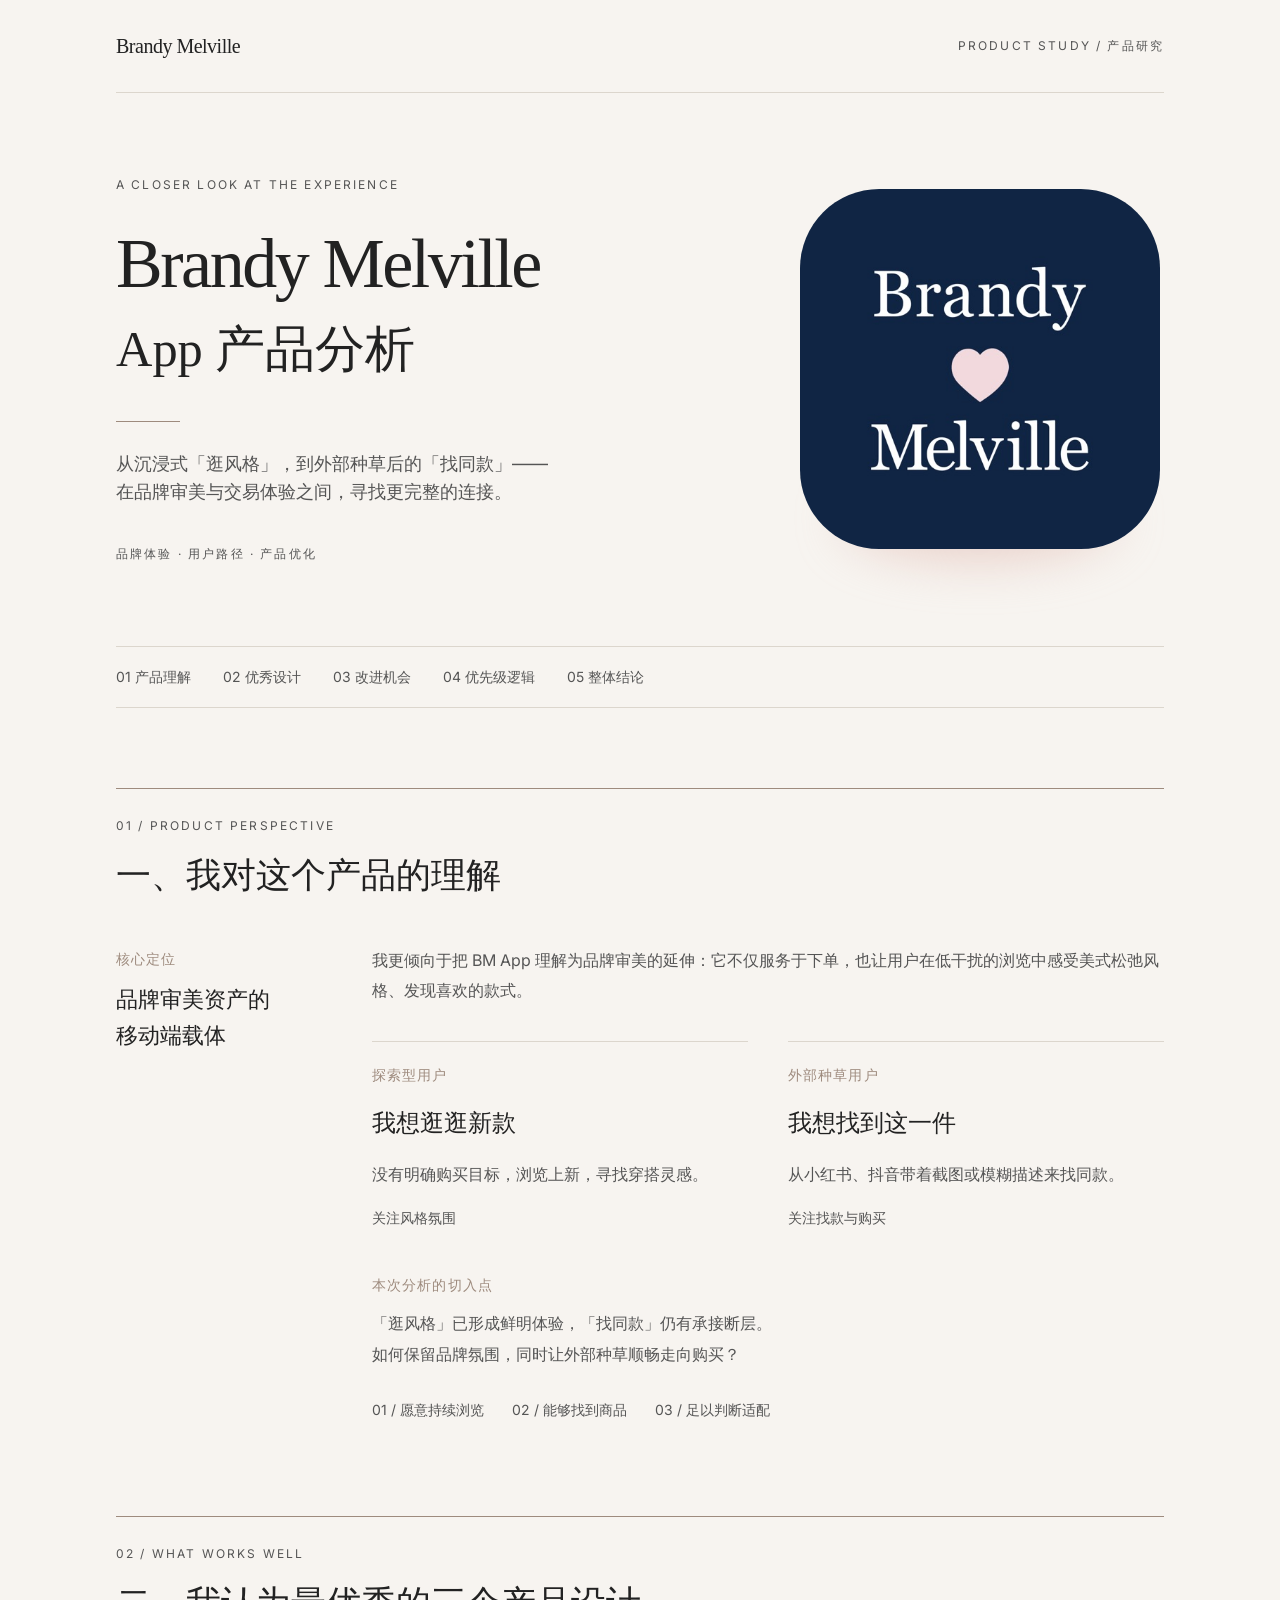
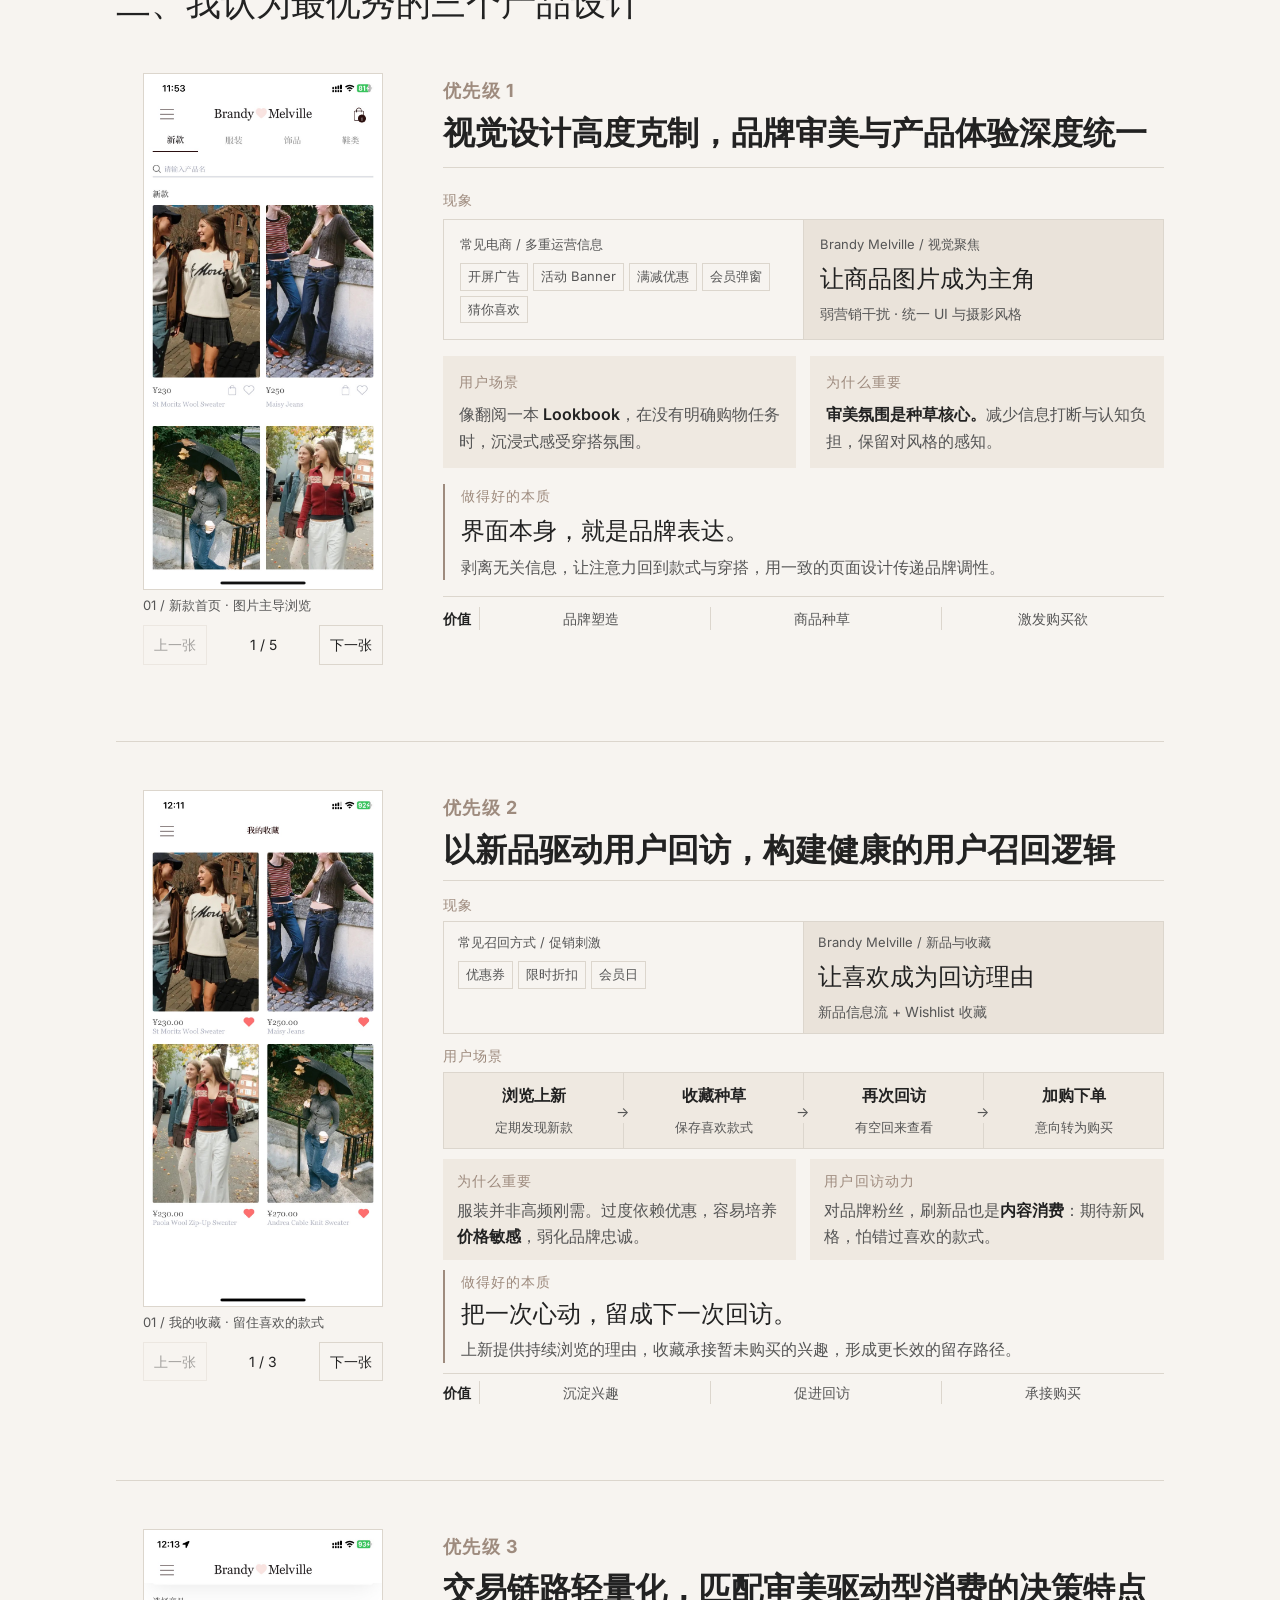
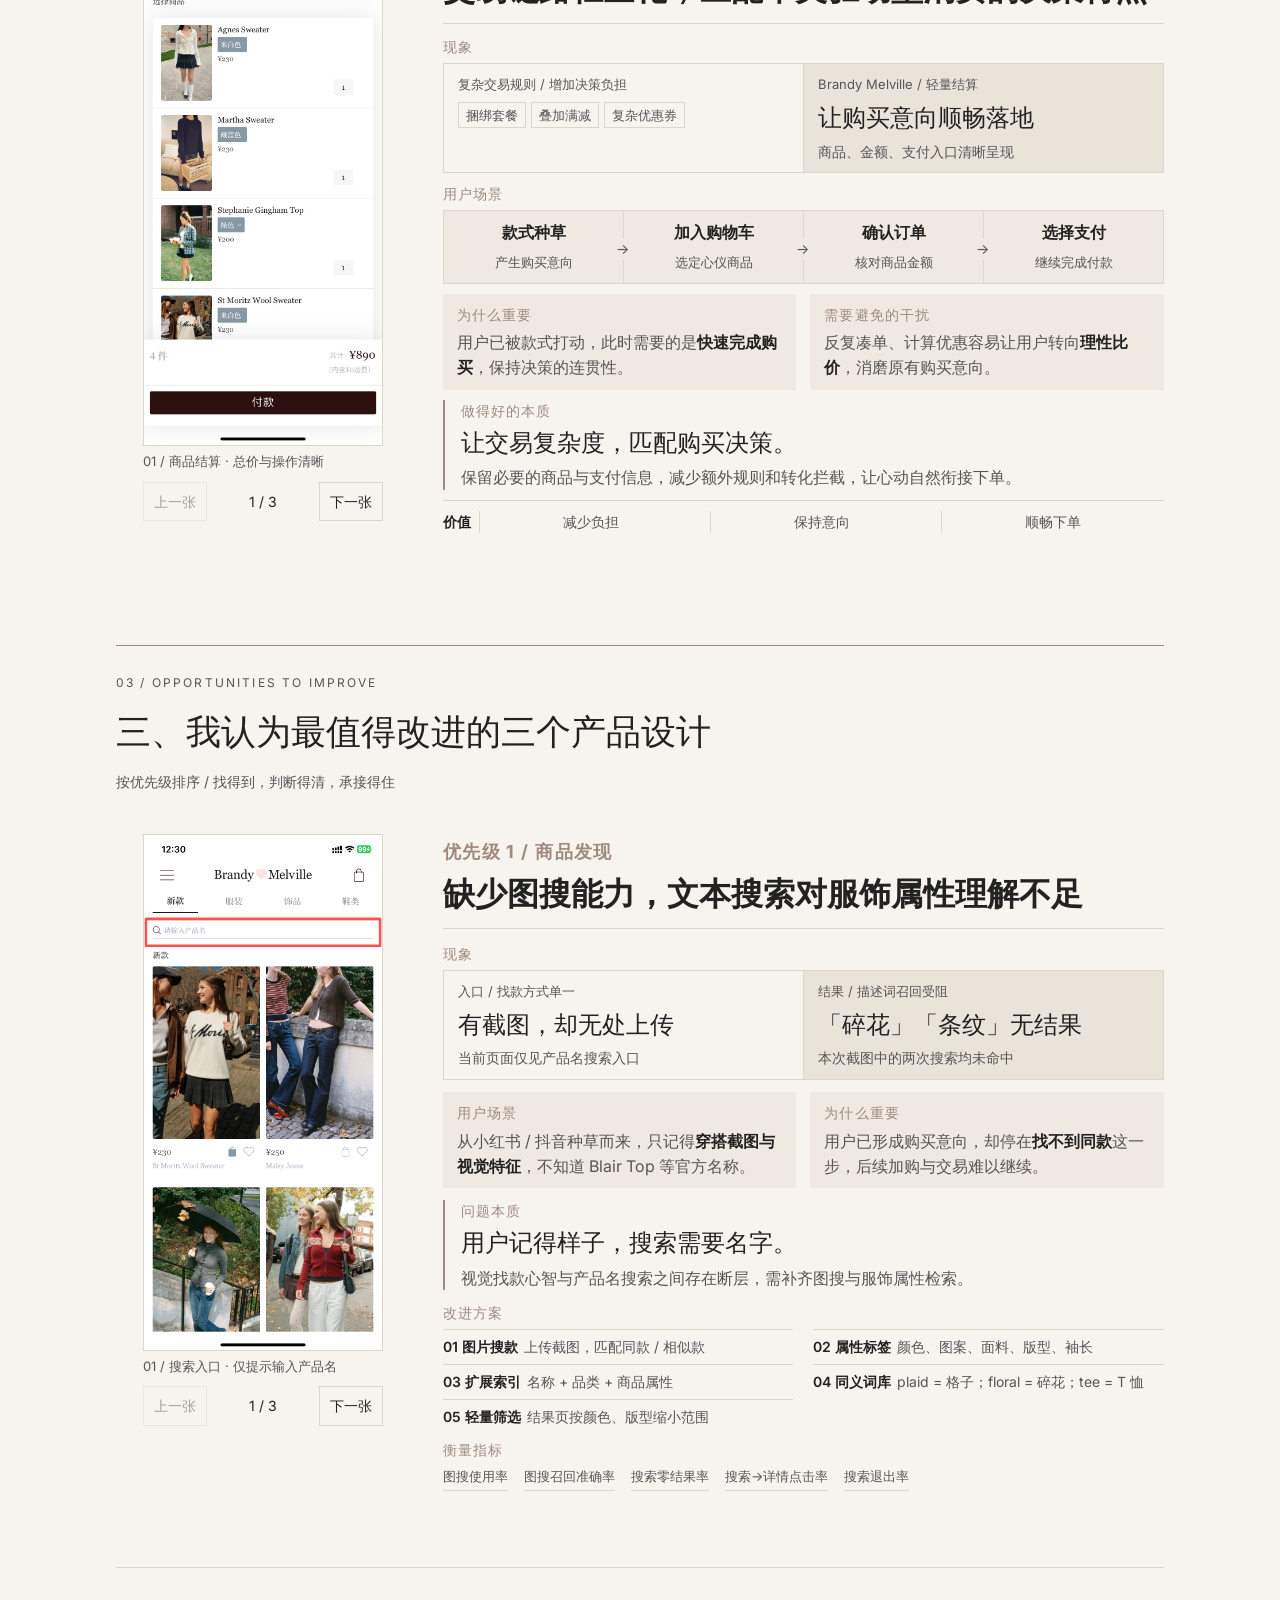
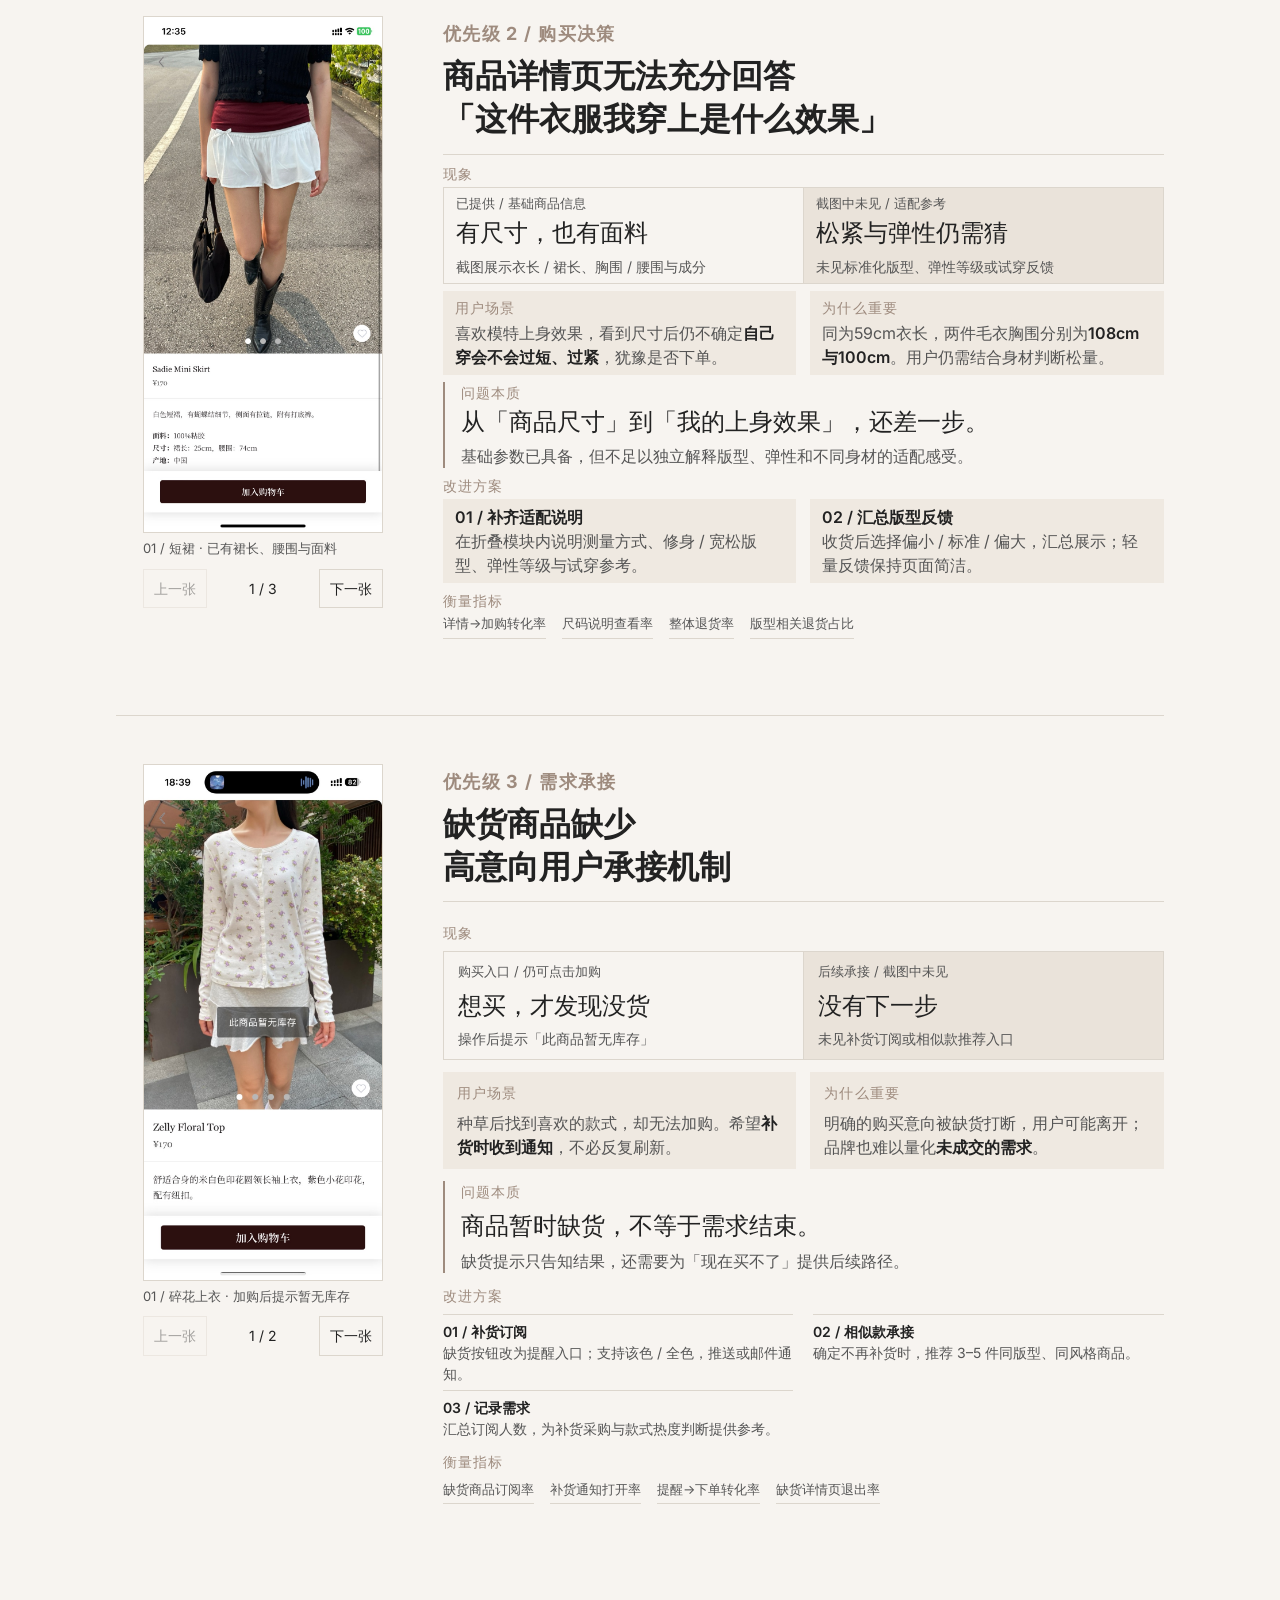
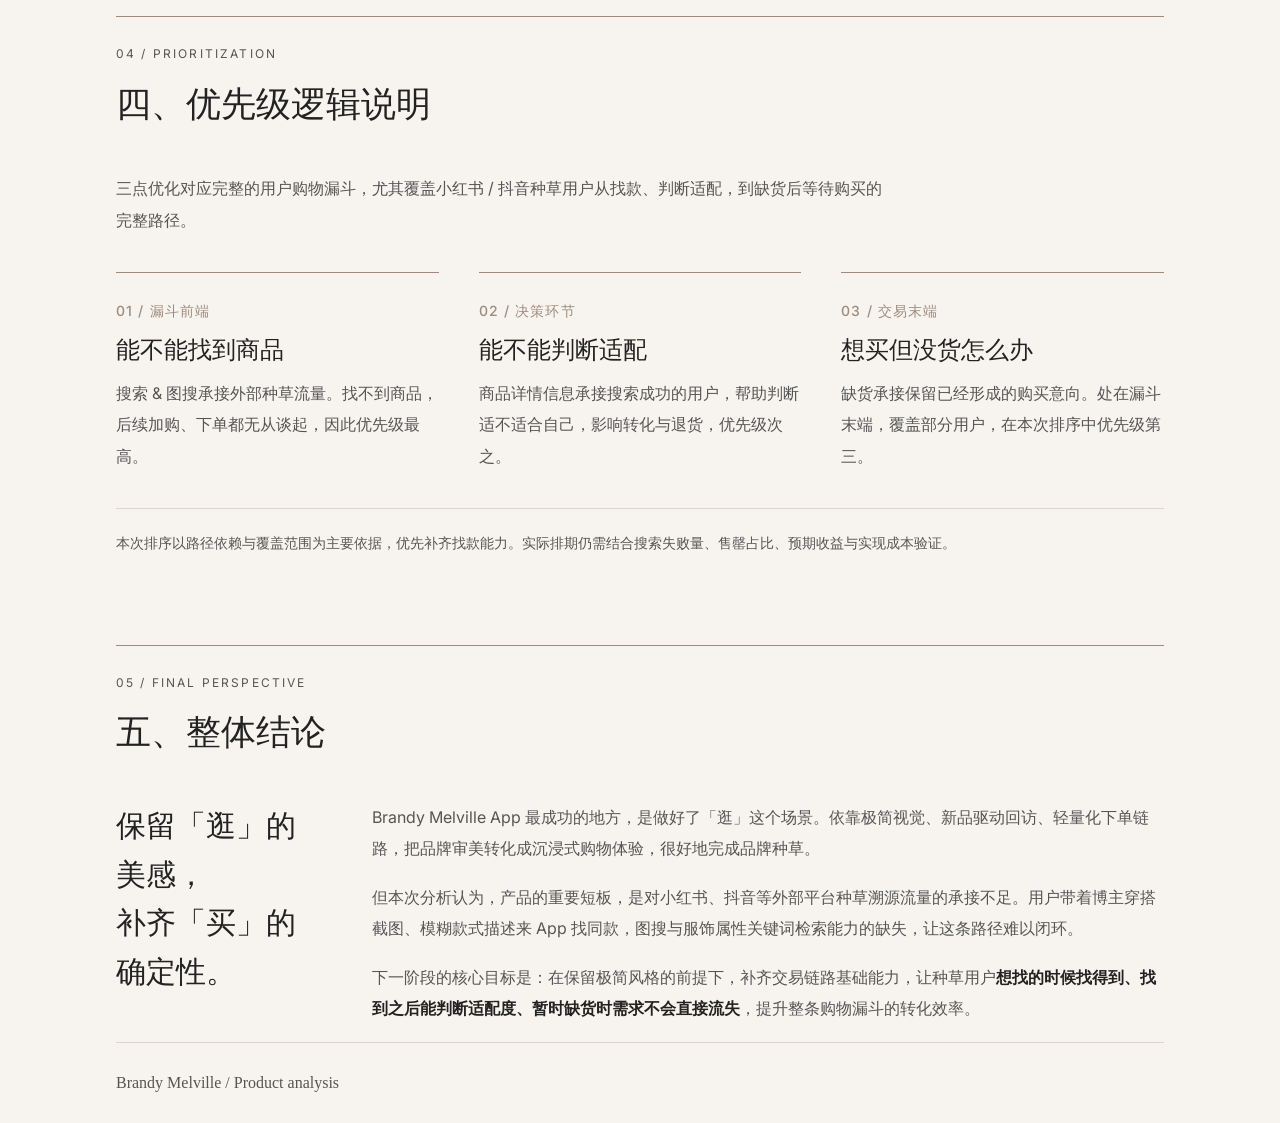
<file: brandy-melville/index.html>
<!doctype html>
<html lang="zh-CN">
<head>
  <meta charset="utf-8">
  <meta name="viewport" content="width=device-width, initial-scale=1">
  <meta name="description" content="Brandy Melville App 产品分析报告：品牌审美、外部种草溯源与购物决策的体验评估。">
  <meta name="theme-color" content="#F7F4F0">
  <title>Brandy Melville App 产品分析</title>
  <link rel="icon" type="image/svg+xml" href="data:image/svg+xml,%3Csvg xmlns='http://www.w3.org/2000/svg' viewBox='0 0 40 40'%3E%3Crect width='40' height='40' fill='%23F7F4F0'/%3E%3Ctext x='20' y='29' text-anchor='middle' font-family='Georgia' font-size='28' fill='%23222222'%3Eb%3C/text%3E%3C/svg%3E">
  <link rel="stylesheet" href="assets/report.css">
  <link rel="stylesheet" href="https://fonts.googleapis.com/css2?family=Inter:wght@400;500;600&amp;display=swap">
  <style>
    :root { color-scheme: light; --font-heading:Georgia,"Songti SC","STSong","SimSun",serif; --font-body:Inter,"PingFang SC","Microsoft YaHei",-apple-system,BlinkMacSystemFont,"Segoe UI",sans-serif; }
    body { margin:0; background:#F7F4F0; color:#222222; font-family:var(--font-body); font-size:16px; line-height:1.95; -webkit-font-smoothing:antialiased; }
    h1,h2,h3,.serif { font-family:var(--font-heading); font-weight:400; }
    button,input,select,textarea { font-family:var(--font-body); }
    p { margin:0 0 1.1em; } p:last-child { margin-bottom:0; }
    a { color:inherit; } a:focus-visible { outline:2px solid #555555; outline-offset:5px; }
    strong { font-weight:600; color:#222222; }
    .section { padding-top:80px; padding-bottom:12px; scroll-margin-top:32px; }
    .section-title { border-top:1px solid #9E8B7E; padding-top:25px; margin-bottom:42px; }
    .section-title h2 { font-size:clamp(26px,3vw,35px); line-height:1.5; }
    .eyebrow { font-size:12px; letter-spacing:.18em; text-transform:uppercase; }
    .label { display:block; margin-bottom:10px; color:#9E8B7E; font-size:14px; font-weight:500; letter-spacing:.08em; }
    .entry { border-top:1px solid #DCD6CD; padding:36px 0; }
    .entry:first-child { border-top:0; padding-top:0; }
    .entry-title { font-size:clamp(24px,2.5vw,30px); line-height:1.6; }
    .copy { color:#555555; }
    .field { padding:22px 0; border-bottom:1px solid #DCD6CD; }
    .field:last-child { border-bottom:0; padding-bottom:0; }
    .field:first-child { padding-top:0; }
    .solutions { list-style:decimal; padding-left:1.3em; }
    .solutions li { margin:0 0 12px; padding-left:5px; }
    .metrics { display:flex; flex-wrap:wrap; gap:8px 22px; font-size:14px; color:#555555; }
    .metrics span { border-bottom:1px solid #DCD6CD; padding-bottom:4px; }
    .app-logo { position:relative; isolation:isolate; }
    .app-logo::after { content:""; position:absolute; z-index:-1; pointer-events:none; left:12%; right:12%; bottom:-12px; height:24%; border-radius:50%; background:rgba(222,177,168,.5); filter:blur(24px); }
    .screen-gallery { max-width:320px; margin:28px auto 4px; }
    .visual-entry { display:grid; grid-template-columns:minmax(0,1fr); gap:36px; align-items:start; }
    .visual-entry > div { min-width:0; }
    .visual-entry-heading { margin-bottom:20px; padding-bottom:16px; border-bottom:1px solid #DCD6CD; }
    .visual-entry-heading > .label { font-size:18px; font-weight:700; }
    .visual-entry-heading .entry-title { margin:0; font-size:32px; font-weight:700; line-height:1.35; }
    .visual-entry .screen-gallery { width:100%; max-width:270px; margin:0 auto; }
    .visual-entry .field { padding:18px 0; }
    .visual-entry .field:first-child { padding-top:0; }
    .visual-entry .field:last-child { padding-bottom:0; }
    @media(min-width:768px) {
      .visual-entry { grid-template-columns:minmax(180px,.58fr) minmax(0,1.42fr); column-gap:32px; row-gap:20px; padding-bottom:20px; scroll-margin-top:16px; }
      .visual-entry-heading { padding-bottom:12px; }
      .visual-entry-heading > .label { margin-bottom:4px; }
      .visual-entry-heading .entry-title { font-size:32px; font-weight:700; line-height:1.35; }
      .visual-entry .screen-gallery { max-width:240px; width:min(100%,calc((100svh - 240px) * .462)); }
      .visual-entry .screen-gallery figcaption { margin-top:6px; font-size:13px; line-height:1.5; }
      .visual-entry .gallery-controls { margin-top:10px; gap:8px; }
      .visual-entry .gallery-controls button { padding:5px 10px; }
      .visual-entry .copy { font-size:16px; line-height:1.65; }
      .visual-entry .field { padding:10px 0; }
      .visual-entry .field:first-child { padding-top:0; }
      .visual-entry .field:last-child { padding-bottom:0; }
      .visual-entry .field .label { margin-bottom:5px; }
      .visual-entry .field p { margin-bottom:8px; }
      .visual-entry .field p:last-child { margin-bottom:0; }
    }
    .design-story { display:grid; gap:16px; color:#555555; font-size:16px; line-height:1.65; }
    .design-story .label { margin-bottom:8px; }
    .design-compare { display:grid; grid-template-columns:1fr 1fr; border:1px solid #DCD6CD; }
    .design-compare > div { padding:14px 16px; min-width:0; }
    .design-compare > div + div { border-left:1px solid #DCD6CD; background:#EAE3DA; }
    .design-compare small { display:block; font-size:13px; margin-bottom:8px; }
    .design-tags { display:flex; flex-wrap:wrap; gap:5px; }
    .design-tags span { border:1px solid #DCD6CD; padding:2px 7px; font-size:13px; }
    .design-focus { display:block; font-family:var(--font-heading); font-weight:400; font-size:24px; line-height:1.4; margin-bottom:5px; color:#222222; }
    .design-compare p { margin:0; font-size:14px; }
    .design-notes { display:grid; grid-template-columns:1fr 1fr; gap:14px; }
    .design-notes > div { background:#EFE9E1; padding:14px 16px; }
    .design-notes p { margin:0; }
    .design-takeaway { border-left:2px solid #9E8B7E; padding-left:16px; }
    .design-takeaway p { margin:0; }
    .design-takeaway strong { display:block; font-family:var(--font-heading); font-weight:400; font-size:24px; line-height:1.4; margin-bottom:5px; }
    .design-value { display:grid; grid-template-columns:auto repeat(3,1fr); align-items:center; gap:8px; border-top:1px solid #DCD6CD; padding-top:10px; font-size:14px; }
    .design-value span { text-align:center; border-left:1px solid #DCD6CD; }
    .return-flow { display:grid; grid-template-columns:repeat(4,minmax(0,1fr)); list-style:none; padding:0; margin:0; border:1px solid #DCD6CD; background:#EFE9E1; }
    .return-flow li { position:relative; padding:14px 10px; text-align:center; }
    .return-flow li + li { border-left:1px solid #DCD6CD; }
    .return-flow li + li::before { content:'→'; position:absolute; left:-8px; top:27px; background:#EFE9E1; color:#555555; font-size:14px; }
    .return-flow strong { display:block; font-size:16px; margin-bottom:4px; }
    .return-flow span { font-size:13px; }
    #newness-retention,#lightweight-checkout { margin-top:40px; padding-top:40px; }
    #lightweight-checkout .design-story { gap:10px; }
    #lightweight-checkout .design-compare > div,#lightweight-checkout .design-notes > div { padding:10px 14px; }
    #lightweight-checkout .return-flow li { padding:9px 6px; }
    #lightweight-checkout .visual-entry-heading { margin-bottom:12px; }
    #lightweight-checkout .design-story .label { margin-bottom:5px; }
    #lightweight-checkout .design-story { line-height:1.55; }
    @media(min-width:768px) {
      #newness-retention,#lightweight-checkout { margin-top:56px; padding-top:48px; }
      #newness-retention .visual-entry-heading { margin-bottom:12px; padding-bottom:8px; }
      #newness-retention .design-story { gap:10px; }
      #newness-retention .design-story .label { margin-bottom:5px; }
      #newness-retention .design-compare > div,#newness-retention .design-notes > div { padding:10px 14px; }
      #newness-retention .return-flow li { padding:9px 6px; }
      #newness-retention .design-value { padding-top:7px; }
    }
    @media(max-width:520px) { .design-compare,.design-notes { grid-template-columns:1fr; } .design-compare > div + div { border-left:0; border-top:1px solid #DCD6CD; } }
    #understanding .copy { font-size:16px; line-height:1.9; }
    #understanding aside .serif { font-size:22px; font-weight:400; }
    .audience-pair { display:grid; grid-template-columns:1fr 1fr; gap:40px; margin:36px 0 40px; }
    .audience-pair > div { border-top:1px solid #DCD6CD; padding-top:20px; }
    .audience-pair h3 { font-size:24px; font-weight:400; color:#222222; margin:12px 0; }
    .audience-pair p { margin:0; }
    .audience-need { display:block; margin-top:16px; font-size:14px; color:#555555; }
    .perspective-summary { max-width:640px; }
    .perspective-summary p { margin:8px 0 0; }
    .perspective-checks { display:flex; flex-wrap:wrap; gap:12px 28px; margin-top:28px; font-size:14px; color:#555555; }
    @media(max-width:600px) { .audience-pair { grid-template-columns:1fr; gap:28px; } }
    .screen-gallery figure { margin:0; min-width:0; }
    #fit-confidence, #stock-recovery { margin-top:56px; padding-top:48px; }
    #stock-recovery .design-story { gap:12px; line-height:1.5; }
    #stock-recovery .design-compare > div, #stock-recovery .design-notes > div { padding:10px 14px; }
    #stock-recovery .metrics { font-size:13px; gap:5px 16px; }
    #fit-confidence .design-story { gap:10px; line-height:1.5; }
    #fit-confidence .visual-entry-heading { margin-bottom:12px; }
    #fit-confidence .design-story .label { margin-bottom:5px; }
    #fit-confidence .design-compare > div,#fit-confidence .design-notes > div { padding:10px 14px; }
    #fit-confidence .metrics { font-size:13px; gap:5px 16px; }
    @media(min-width:768px) {
      #fit-confidence .design-story { gap:7px; }
      #fit-confidence .design-compare > div,#fit-confidence .design-notes > div { padding:6px 12px; }
      #fit-confidence .visual-entry-heading { margin-bottom:8px; }
      #fit-confidence .design-compare small { margin-bottom:4px; }
      #fit-confidence .design-story .label { margin-bottom:3px; }
    }
    #search-discovery .design-story { gap:12px; line-height:1.55; }
    #search-discovery .visual-entry-heading { margin-bottom:14px; }
    #search-discovery .design-story .label { margin-bottom:5px; }
    #search-discovery .design-compare > div,#search-discovery .design-notes > div { padding:10px 14px; }
    .search-solutions { display:grid; grid-template-columns:1fr 1fr; gap:6px 20px; margin:0; padding:0; list-style:none; font-size:14px; }
    .search-solutions li { border-top:1px solid #DCD6CD; padding-top:6px; }
    .search-solutions strong { margin-right:6px; }
    #search-discovery .metrics { font-size:13px; gap:5px 16px; }
    @media(max-width:520px) { .search-solutions { grid-template-columns:1fr; } }
    .screen-gallery figure[hidden] { display:none; }
    .screen-gallery img { display:block; width:100%; height:auto; border:1px solid #DCD6CD; background:#EFE9E1; }
    .screen-gallery figcaption { margin-top:10px; font-size:14px; line-height:1.7; color:#555555; }
    .gallery-controls { display:flex; align-items:center; justify-content:space-between; gap:12px; margin-top:20px; font-size:14px; }
    .gallery-controls button { border:1px solid #DCD6CD; background:transparent; color:#222222; padding:7px 14px; cursor:pointer; }
    .gallery-controls button:hover:not(:disabled) { background:#EAE3DA; }
    .gallery-controls button:disabled { opacity:.4; cursor:default; }
    .gallery-controls button:focus-visible { outline:2px solid #555555; outline-offset:3px; }
    @media(max-width:640px) { .section { padding-top:56px; } .section-title { margin-bottom:30px; } .entry { padding:30px 0; } }
    @media print { body { background:white; } nav { display:none!important; } .section { padding-top:36px; } h2,h3 { break-after:avoid; } .field,figure { break-inside:avoid; } }
  </style>
</head>
<body>
  <a href="#understanding" class="sr-only focus:not-sr-only">跳转到报告正文</a>
  <div class="mx-auto max-w-[1160px] px-6 sm:px-10 lg:px-14">
    <header class="flex flex-wrap items-center justify-between gap-4 border-b border-line py-6 sm:py-8">
      <a href="#" class="serif text-xl no-underline tracking-tight">Brandy Melville</a>
      <span class="eyebrow text-muted">Product study / 产品研究</span>
    </header>
    <main>
      <section class="grid items-center gap-10 py-12 md:grid-cols-[1.25fr_0.75fr] md:gap-16 md:py-20" aria-labelledby="report-title">
        <div>
          <p class="eyebrow mb-7 text-muted">A closer look at the experience</p>
          <h1 id="report-title" class="text-[42px] leading-[1.13] tracking-[-.035em] sm:text-[58px] lg:text-[70px]">Brandy Melville<br><span class="text-[.72em] leading-[1.7] tracking-normal">App 产品分析</span></h1>
          <div class="my-7 w-16 border-t border-accent"></div>
          <p class="max-w-md text-base text-muted sm:text-lg">从沉浸式「逛风格」，到外部种草后的「找同款」——在品牌审美与交易体验之间，寻找更完整的连接。</p>
          <p class="eyebrow mt-9 text-muted">品牌体验 · 用户路径 · 产品优化</p>
        </div>
        <figure class="app-logo mx-auto w-full max-w-[360px] md:ml-auto">
          <!-- Official China App Store artwork: https://apps.apple.com/cn/app/brandymelville/id1550561250 -->
          <img src="assets/brandy-app-icon.jpg" width="512" height="512" alt="Brandy Melville App 标志：深蓝底色、白色品牌文字与粉色爱心" class="w-full" style="aspect-ratio:1;object-fit:contain;border-radius:22%;">
        </figure>
      </section>
      <nav aria-label="报告目录" class="flex flex-wrap gap-x-8 gap-y-3 border-y border-line py-5 text-sm text-muted">
        <a href="#understanding" class="no-underline hover:text-ink">01 产品理解</a><a href="#strengths" class="no-underline hover:text-ink">02 优秀设计</a><a href="#improvements" class="no-underline hover:text-ink">03 改进机会</a><a href="#priority" class="no-underline hover:text-ink">04 优先级逻辑</a><a href="#conclusion" class="no-underline hover:text-ink">05 整体结论</a>
      </nav>

      <section id="understanding" class="section">
        <div class="section-title"><p class="eyebrow text-muted">01 / Product perspective</p><h2>一、我对这个产品的理解</h2></div>
        <div class="grid gap-8 lg:grid-cols-[200px_1fr] lg:gap-14">
          <aside><span class="label">核心定位</span><p class="serif text-2xl leading-relaxed">品牌审美资产的<br class="hidden lg:block">移动端载体</p></aside>
          <div class="copy">
            <p>我更倾向于把 BM App 理解为品牌审美的延伸：它不仅服务于下单，也让用户在低干扰的浏览中感受美式松弛风格、发现喜欢的款式。</p>
            <div class="audience-pair">
              <div><span class="label">探索型用户</span><h3>我想逛逛新款</h3><p>没有明确购买目标，浏览上新，寻找穿搭灵感。</p><span class="audience-need">关注风格氛围</span></div>
              <div><span class="label">外部种草用户</span><h3>我想找到这一件</h3><p>从小红书、抖音带着截图或模糊描述来找同款。</p><span class="audience-need">关注找款与购买</span></div>
            </div>
            <div class="perspective-summary"><span class="label">本次分析的切入点</span><p>「逛风格」已形成鲜明体验，「找同款」仍有承接断层。<br>如何保留品牌氛围，同时让外部种草顺畅走向购买？</p></div>
            <div class="perspective-checks" aria-label="三个评估维度"><span>01 / 愿意持续浏览</span><span>02 / 能够找到商品</span><span>03 / 足以判断适配</span></div>
          </div>
        </div>
      </section>

      <section id="strengths" class="section">
        <div class="section-title"><p class="eyebrow text-muted">02 / What works well</p><h2>二、我认为最优秀的三个产品设计</h2></div>
        <div>
          <article class="entry visual-entry">
            <div>
                <div class="screen-gallery" role="region" aria-roledescription="轮播" aria-label="Brandy Melville App 视觉设计截图">
                  <figure><img src="assets/app-new-arrivals.jpeg" width="828" height="1792" loading="lazy" alt="BM 新款首页：双列模特穿搭图配合简洁的价格、商品名与收藏图标"><figcaption>01 / 新款首页 · 图片主导浏览</figcaption></figure>
                  <figure><img src="assets/app-navigation.jpeg" width="828" height="1792" loading="lazy" alt="BM 侧边导航：柔和背景上排列线性图标与功能名称"><figcaption>02 / 侧边导航 · 统一视觉语言</figcaption></figure>
                  <figure><img src="assets/app-categories.jpeg" width="828" height="1792" loading="lazy" alt="BM 服装分类页：浅粉色品类入口与宽松留白"><figcaption>03 / 服装分类 · 留白与轻量层级</figcaption></figure>
                  <figure><img src="assets/app-product-grid.jpeg" width="828" height="1792" loading="lazy" alt="BM 商品列表：统一的户外穿搭摄影与低干扰商品信息"><figcaption>04 / 商品列表 · 一致的穿搭氛围</figcaption></figure>
                  <figure><img src="assets/app-product-options.jpeg" width="828" height="1792" loading="lazy" alt="BM 商品选购面板：颜色、数量与确认按钮组成简洁的信息布局"><figcaption>05 / 选购面板 · 聚焦必要信息</figcaption></figure>
                </div>
            </div>
            <div><header class="visual-entry-heading"><span class="label">优先级 1</span><h3 class="entry-title">视觉设计高度克制，品牌审美与产品体验深度统一</h3></header><div class="design-story">
              <div><h4 class="label">现象</h4><div class="design-compare">
                <div><small>常见电商 / 多重运营信息</small><div class="design-tags"><span>开屏广告</span><span>活动 Banner</span><span>满减优惠</span><span>会员弹窗</span><span>猜你喜欢</span></div></div>
                <div><small>Brandy Melville / 视觉聚焦</small><strong class="design-focus">让商品图片成为主角</strong><p>弱营销干扰 · 统一 UI 与摄影风格</p></div>
              </div></div>
              <div class="design-notes">
                <div><h4 class="label">用户场景</h4><p>像翻阅一本 <strong>Lookbook</strong>，在没有明确购物任务时，沉浸式感受穿搭氛围。</p></div>
                <div><h4 class="label">为什么重要</h4><p><strong>审美氛围是种草核心。</strong>减少信息打断与认知负担，保留对风格的感知。</p></div>
              </div>
              <div class="design-takeaway"><h4 class="label">做得好的本质</h4><p><strong>界面本身，就是品牌表达。</strong>剥离无关信息，让注意力回到款式与穿搭，用一致的页面设计传递品牌调性。</p></div>
              <div class="design-value" aria-label="设计价值"><strong>价值</strong><span>品牌塑造</span><span>商品种草</span><span>激发购买欲</span></div>
            </div></div>
          </article>
          <article class="entry visual-entry" id="newness-retention">
            <div><div class="screen-gallery" role="region" aria-roledescription="轮播" aria-label="Brandy Melville 收藏与回访截图">
              <figure><img src="assets/app-wishlist.jpeg" width="828" height="1792" loading="lazy" alt="我的收藏页：四件已收藏商品以双列图片呈现，显示价格与爱心状态"><figcaption>01 / 我的收藏 · 留住喜欢的款式</figcaption></figure>
              <figure><img src="assets/app-wishlist-menu.jpeg" width="828" height="1792" loading="lazy" alt="侧边导航中的心愿单入口，右侧保留收藏页面预览"><figcaption>02 / 心愿单入口 · 再次找到心动款</figcaption></figure>
              <figure><img src="assets/app-wishlist-cart.jpeg" width="828" height="1792" loading="lazy" alt="已收藏毛衣的商品详情页，展示添加购物车成功提示"><figcaption>03 / 商品详情 · 从收藏走向加购</figcaption></figure>
            </div></div>
            <div><header class="visual-entry-heading"><span class="label">优先级 2</span><h3 class="entry-title">以新品驱动用户回访，构建健康的用户召回逻辑</h3></header><div class="design-story">
              <div><h4 class="label">现象</h4><div class="design-compare">
                <div><small>常见召回方式 / 促销刺激</small><div class="design-tags"><span>优惠券</span><span>限时折扣</span><span>会员日</span></div></div>
                <div><small>Brandy Melville / 新品与收藏</small><strong class="design-focus">让喜欢成为回访理由</strong><p>新品信息流 + Wishlist 收藏</p></div>
              </div></div>
              <div><h4 class="label">用户场景</h4><ol class="return-flow" aria-label="从上新浏览到购买的用户路径"><li><strong>浏览上新</strong><span>定期发现新款</span></li><li><strong>收藏种草</strong><span>保存喜欢款式</span></li><li><strong>再次回访</strong><span>有空回来查看</span></li><li><strong>加购下单</strong><span>意向转为购买</span></li></ol></div>
              <div class="design-notes"><div><h4 class="label">为什么重要</h4><p>服装并非高频刚需。过度依赖优惠，容易培养<strong>价格敏感</strong>，弱化品牌忠诚。</p></div><div><h4 class="label">用户回访动力</h4><p>对品牌粉丝，刷新品也是<strong>内容消费</strong>：期待新风格，怕错过喜欢的款式。</p></div></div>
              <div class="design-takeaway"><h4 class="label">做得好的本质</h4><p><strong>把一次心动，留成下一次回访。</strong>上新提供持续浏览的理由，收藏承接暂未购买的兴趣，形成更长效的留存路径。</p></div>
              <div class="design-value" aria-label="设计价值"><strong>价值</strong><span>沉淀兴趣</span><span>促进回访</span><span>承接购买</span></div>
            </div></div>
          </article>
          <article class="entry visual-entry" id="lightweight-checkout">
            <div><div class="screen-gallery" role="region" aria-roledescription="轮播" aria-label="Brandy Melville 交易链路截图">
              <figure><img src="assets/app-checkout.jpeg" width="828" height="1792" loading="lazy" alt="结算页展示商品、颜色、数量、总价和付款入口"><figcaption>01 / 商品结算 · 总价与操作清晰</figcaption></figure>
              <figure><img src="assets/app-orders.jpeg" width="828" height="1792" loading="lazy" alt="我的订单页展示商品列表和待付款状态"><figcaption>02 / 我的订单 · 状态一目了然</figcaption></figure>
              <figure><img src="assets/app-payment.jpeg" width="828" height="1792" loading="lazy" alt="订单详情页展示配送信息、支付方式与付款按钮"><figcaption>03 / 订单详情 · 集中确认与付款</figcaption></figure>
            </div></div>
            <div><header class="visual-entry-heading"><span class="label">优先级 3</span><h3 class="entry-title">交易链路轻量化，匹配审美驱动型消费的决策特点</h3></header><div class="design-story">
              <div><h4 class="label">现象</h4><div class="design-compare">
                <div><small>复杂交易规则 / 增加决策负担</small><div class="design-tags"><span>捆绑套餐</span><span>叠加满减</span><span>复杂优惠券</span></div></div>
                <div><small>Brandy Melville / 轻量结算</small><strong class="design-focus">让购买意向顺畅落地</strong><p>商品、金额、支付入口清晰呈现</p></div>
              </div></div>
              <div><h4 class="label">用户场景</h4><ol class="return-flow" aria-label="从种草到付款的用户路径"><li><strong>款式种草</strong><span>产生购买意向</span></li><li><strong>加入购物车</strong><span>选定心仪商品</span></li><li><strong>确认订单</strong><span>核对商品金额</span></li><li><strong>选择支付</strong><span>继续完成付款</span></li></ol></div>
              <div class="design-notes"><div><h4 class="label">为什么重要</h4><p>用户已被款式打动，此时需要的是<strong>快速完成购买</strong>，保持决策的连贯性。</p></div><div><h4 class="label">需要避免的干扰</h4><p>反复凑单、计算优惠容易让用户转向<strong>理性比价</strong>，消磨原有购买意向。</p></div></div>
              <div class="design-takeaway"><h4 class="label">做得好的本质</h4><p><strong>让交易复杂度，匹配购买决策。</strong>保留必要的商品与支付信息，减少额外规则和转化拦截，让心动自然衔接下单。</p></div>
              <div class="design-value" aria-label="设计价值"><strong>价值</strong><span>减少负担</span><span>保持意向</span><span>顺畅下单</span></div>
            </div></div>
          </article>
        </div>
      </section>

      <section id="improvements" class="section">
        <div class="section-title"><p class="eyebrow text-muted">03 / Opportunities to improve</p><h2>三、我认为最值得改进的三个产品设计</h2><p class="mt-3 text-sm text-muted">按优先级排序 / 找得到，判断得清，承接得住</p></div>
        <div class="space-y-8">
          <article class="entry visual-entry" id="search-discovery">
            <div><div class="screen-gallery" role="region" aria-roledescription="轮播" aria-label="Brandy Melville 搜索问题截图">
              <figure><img src="assets/search-entry.png" width="828" height="1792" loading="lazy" alt="首页搜索栏被红框标出，提示输入产品名，未见图片搜索入口"><figcaption>01 / 搜索入口 · 仅提示输入产品名</figcaption></figure>
              <figure><img src="assets/search-floral.jpeg" width="828" height="1792" loading="lazy" alt="搜索碎花后提示未找到符合的商品，请重新搜索"><figcaption>02 / 搜索「碎花」· 返回空结果</figcaption></figure>
              <figure><img src="assets/search-stripe.jpeg" width="828" height="1792" loading="lazy" alt="搜索条纹后提示未找到符合的商品，请重新搜索"><figcaption>03 / 搜索「条纹」· 返回空结果</figcaption></figure>
            </div></div>
            <div><header class="visual-entry-heading"><span class="label">优先级 1 / 商品发现</span><h3 class="entry-title">缺少图搜能力，文本搜索对服饰属性理解不足</h3></header><div class="design-story">
              <div><h4 class="label">现象</h4><div class="design-compare"><div><small>入口 / 找款方式单一</small><strong class="design-focus">有截图，却无处上传</strong><p>当前页面仅见产品名搜索入口</p></div><div><small>结果 / 描述词召回受阻</small><strong class="design-focus">「碎花」「条纹」无结果</strong><p>本次截图中的两次搜索均未命中</p></div></div></div>
              <div class="design-notes"><div><h4 class="label">用户场景</h4><p>从小红书 / 抖音种草而来，只记得<strong>穿搭截图与视觉特征</strong>，不知道 Blair Top 等官方名称。</p></div><div><h4 class="label">为什么重要</h4><p>用户已形成购买意向，却停在<strong>找不到同款</strong>这一步，后续加购与交易难以继续。</p></div></div>
              <div class="design-takeaway"><h4 class="label">问题本质</h4><p><strong>用户记得样子，搜索需要名字。</strong>视觉找款心智与产品名搜索之间存在断层，需补齐图搜与服饰属性检索。</p></div>
              <div><h4 class="label">改进方案</h4><ol class="search-solutions"><li><strong>01 图片搜款</strong>上传截图，匹配同款 / 相似款</li><li><strong>02 属性标签</strong>颜色、图案、面料、版型、袖长</li><li><strong>03 扩展索引</strong>名称 + 品类 + 商品属性</li><li><strong>04 同义词库</strong>plaid = 格子；floral = 碎花；tee = T 恤</li><li><strong>05 轻量筛选</strong>结果页按颜色、版型缩小范围</li></ol></div>
              <div><h4 class="label">衡量指标</h4><div class="metrics"><span>图搜使用率</span><span>图搜召回准确率</span><span>搜索零结果率</span><span>搜索→详情点击率</span><span>搜索退出率</span></div></div>
            </div></div>
          </article>
          <article class="entry visual-entry" id="fit-confidence">
            <div><div class="screen-gallery" role="region" aria-roledescription="轮播" aria-label="Brandy Melville 商品适配信息截图">
              <figure><img src="assets/fit-skirt.jpeg" width="828" height="1792" loading="lazy" alt="Sadie Mini Skirt 详情页，标注裙长25厘米、腰围74厘米和100%粘胶面料"><figcaption>01 / 短裙 · 已有裙长、腰围与面料</figcaption></figure>
              <figure><img src="assets/fit-martha.jpeg" width="828" height="1792" loading="lazy" alt="Martha Sweater 详情页，标注衣长59厘米、胸围108厘米和面料成分"><figcaption>02 / 麻花毛衣 · 衣长59cm，胸围108cm</figcaption></figure>
              <figure><img src="assets/fit-brianna.jpeg" width="828" height="1792" loading="lazy" alt="Brianna Striped Sweater 详情页，标注衣长59厘米、胸围100厘米和100%棉"><figcaption>03 / 条纹毛衣 · 衣长59cm，胸围100cm</figcaption></figure>
            </div></div>
            <div><header class="visual-entry-heading"><span class="label">优先级 2 / 购买决策</span><h3 class="entry-title">商品详情页无法充分回答<br>「这件衣服我穿上是什么效果」</h3></header><div class="design-story">
              <div><h4 class="label">现象</h4><div class="design-compare"><div><small>已提供 / 基础商品信息</small><strong class="design-focus">有尺寸，也有面料</strong><p>截图展示衣长 / 裙长、胸围 / 腰围与成分</p></div><div><small>截图中未见 / 适配参考</small><strong class="design-focus">松紧与弹性仍需猜</strong><p>未见标准化版型、弹性等级或试穿反馈</p></div></div></div>
              <div class="design-notes"><div><h4 class="label">用户场景</h4><p>喜欢模特上身效果，看到尺寸后仍不确定<strong>自己穿会不会过短、过紧</strong>，犹豫是否下单。</p></div><div><h4 class="label">为什么重要</h4><p>同为59cm衣长，两件毛衣胸围分别为<strong>108cm与100cm</strong>。用户仍需结合身材判断松量。</p></div></div>
              <div class="design-takeaway"><h4 class="label">问题本质</h4><p><strong>从「商品尺寸」到「我的上身效果」，还差一步。</strong>基础参数已具备，但不足以独立解释版型、弹性和不同身材的适配感受。</p></div>
              <div><h4 class="label">改进方案</h4><div class="design-notes"><div><strong>01 / 补齐适配说明</strong><p>在折叠模块内说明测量方式、修身 / 宽松版型、弹性等级与试穿参考。</p></div><div><strong>02 / 汇总版型反馈</strong><p>收货后选择偏小 / 标准 / 偏大，汇总展示；轻量反馈保持页面简洁。</p></div></div></div>
              <div><h4 class="label">衡量指标</h4><div class="metrics"><span>详情→加购转化率</span><span>尺码说明查看率</span><span>整体退货率</span><span>版型相关退货占比</span></div></div>
            </div></div>
          </article>
          <article class="entry visual-entry" id="stock-recovery">
            <div><div class="screen-gallery" role="region" aria-roledescription="轮播" aria-label="Brandy Melville 缺货问题截图">
              <figure><img src="assets/stock-floral.jpeg" width="828" height="1792" loading="lazy" alt="Zelly Floral Top 商品页仍显示加入购物车，操作后提示此商品暂无库存"><figcaption>01 / 碎花上衣 · 加购后提示暂无库存</figcaption></figure>
              <figure><img src="assets/stock-ribbed.jpeg" width="828" height="1792" loading="lazy" alt="Zelly Ribbed Top 商品页显示此商品暂无库存，截图中未见补货提醒入口"><figcaption>02 / 罗纹上衣 · 缺货后未见订阅入口</figcaption></figure>
            </div></div>
            <div><header class="visual-entry-heading"><span class="label">优先级 3 / 需求承接</span><h3 class="entry-title">缺货商品缺少<br>高意向用户承接机制</h3></header><div class="design-story">
              <div><h4 class="label">现象</h4><div class="design-compare"><div><small>购买入口 / 仍可点击加购</small><strong class="design-focus">想买，才发现没货</strong><p>操作后提示「此商品暂无库存」</p></div><div><small>后续承接 / 截图中未见</small><strong class="design-focus">没有下一步</strong><p>未见补货订阅或相似款推荐入口</p></div></div></div>
              <div class="design-notes"><div><h4 class="label">用户场景</h4><p>种草后找到喜欢的款式，却无法加购。希望<strong>补货时收到通知</strong>，不必反复刷新。</p></div><div><h4 class="label">为什么重要</h4><p>明确的购买意向被缺货打断，用户可能离开；品牌也难以量化<strong>未成交的需求</strong>。</p></div></div>
              <div class="design-takeaway"><h4 class="label">问题本质</h4><p><strong>商品暂时缺货，不等于需求结束。</strong>缺货提示只告知结果，还需要为「现在买不了」提供后续路径。</p></div>
              <div><h4 class="label">改进方案</h4><ol class="search-solutions"><li><strong>01 / 补货订阅</strong><br>缺货按钮改为提醒入口；支持该色 / 全色，推送或邮件通知。</li><li><strong>02 / 相似款承接</strong><br>确定不再补货时，推荐 3–5 件同版型、同风格商品。</li><li><strong>03 / 记录需求</strong><br>汇总订阅人数，为补货采购与款式热度判断提供参考。</li></ol></div>
              <div><h4 class="label">衡量指标</h4><div class="metrics"><span>缺货商品订阅率</span><span>补货通知打开率</span><span>提醒→下单转化率</span><span>缺货详情页退出率</span></div></div>
            </div></div>
          </article>
        </div>
      </section>

      <section id="priority" class="section">
        <div class="section-title"><p class="eyebrow text-muted">04 / Prioritization</p><h2>四、优先级逻辑说明</h2></div>
        <p class="copy mb-9 max-w-3xl">三点优化对应完整的用户购物漏斗，尤其覆盖小红书 / 抖音种草用户从找款、判断适配，到缺货后等待购买的完整路径。</p>
        <div class="grid gap-8 md:grid-cols-3 md:gap-10">
          <div class="border-t border-accent pt-6"><span class="label">01 / 漏斗前端</span><h3 class="mb-3 text-2xl">能不能找到商品</h3><p class="copy">搜索 &amp; 图搜承接外部种草流量。找不到商品，后续加购、下单都无从谈起，因此优先级最高。</p></div>
          <div class="border-t border-accent pt-6"><span class="label">02 / 决策环节</span><h3 class="mb-3 text-2xl">能不能判断适配</h3><p class="copy">商品详情信息承接搜索成功的用户，帮助判断适不适合自己，影响转化与退货，优先级次之。</p></div>
          <div class="border-t border-accent pt-6"><span class="label">03 / 交易末端</span><h3 class="mb-3 text-2xl">想买但没货怎么办</h3><p class="copy">缺货承接保留已经形成的购买意向。处在漏斗末端，覆盖部分用户，在本次排序中优先级第三。</p></div>
        </div>
        <p class="mt-9 border-t border-line pt-6 text-sm text-muted">本次排序以路径依赖与覆盖范围为主要依据，优先补齐找款能力。实际排期仍需结合搜索失败量、售罄占比、预期收益与实现成本验证。</p>
      </section>

      <section id="conclusion" class="section pb-20 sm:pb-28">
        <div class="section-title"><p class="eyebrow text-muted">05 / Final perspective</p><h2>五、整体结论</h2></div>
        <div class="grid gap-9 lg:grid-cols-[200px_1fr] lg:gap-14">
          <p class="serif text-3xl leading-relaxed">保留「逛」的美感，<br>补齐「买」的确定性。</p>
          <div class="copy"><p>Brandy Melville App 最成功的地方，是做好了「逛」这个场景。依靠极简视觉、新品驱动回访、轻量化下单链路，把品牌审美转化成沉浸式购物体验，很好地完成品牌种草。</p><p>但本次分析认为，产品的重要短板，是对小红书、抖音等外部平台种草溯源流量的承接不足。用户带着博主穿搭截图、模糊款式描述来 App 找同款，图搜与服饰属性关键词检索能力的缺失，让这条路径难以闭环。</p><p>下一阶段的核心目标是：在保留极简风格的前提下，补齐交易链路基础能力，让种草用户<strong>想找的时候找得到、找到之后能判断适配度、暂时缺货时需求不会直接流失</strong>，提升整条购物漏斗的转化效率。</p></div>
        </div>
      </section>
    </main>
    <footer class="flex flex-wrap justify-between gap-5 border-t border-line py-7 text-xs text-muted"><span class="serif text-base">Brandy Melville / Product analysis</span></footer>
  </div>
  <script>
    document.querySelectorAll('.screen-gallery').forEach(gallery => {
      const slides = Array.from(gallery.querySelectorAll('figure'));
      let current = 0;
      const controls = document.createElement('div');
      controls.className = 'gallery-controls';
      const previous = document.createElement('button');
      previous.type = 'button';
      previous.textContent = '上一张';
      const status = document.createElement('span');
      status.setAttribute('role', 'status');
      status.setAttribute('aria-live', 'polite');
      status.setAttribute('aria-atomic', 'true');
      const next = document.createElement('button');
      next.type = 'button';
      next.textContent = '下一张';
      controls.append(previous, status, next);
      gallery.append(controls);
      function render() {
        slides.forEach((slide, index) => { slide.hidden = index !== current; });
        status.textContent = `${current + 1} / ${slides.length}`;
        previous.disabled = current === 0;
        next.disabled = current === slides.length - 1;
      }
      previous.addEventListener('click', () => { if (current > 0) { current--; render(); } });
      next.addEventListener('click', () => { if (current < slides.length - 1) { current++; render(); } });
      render();
    });
  </script>
</body>
</html>
</file>
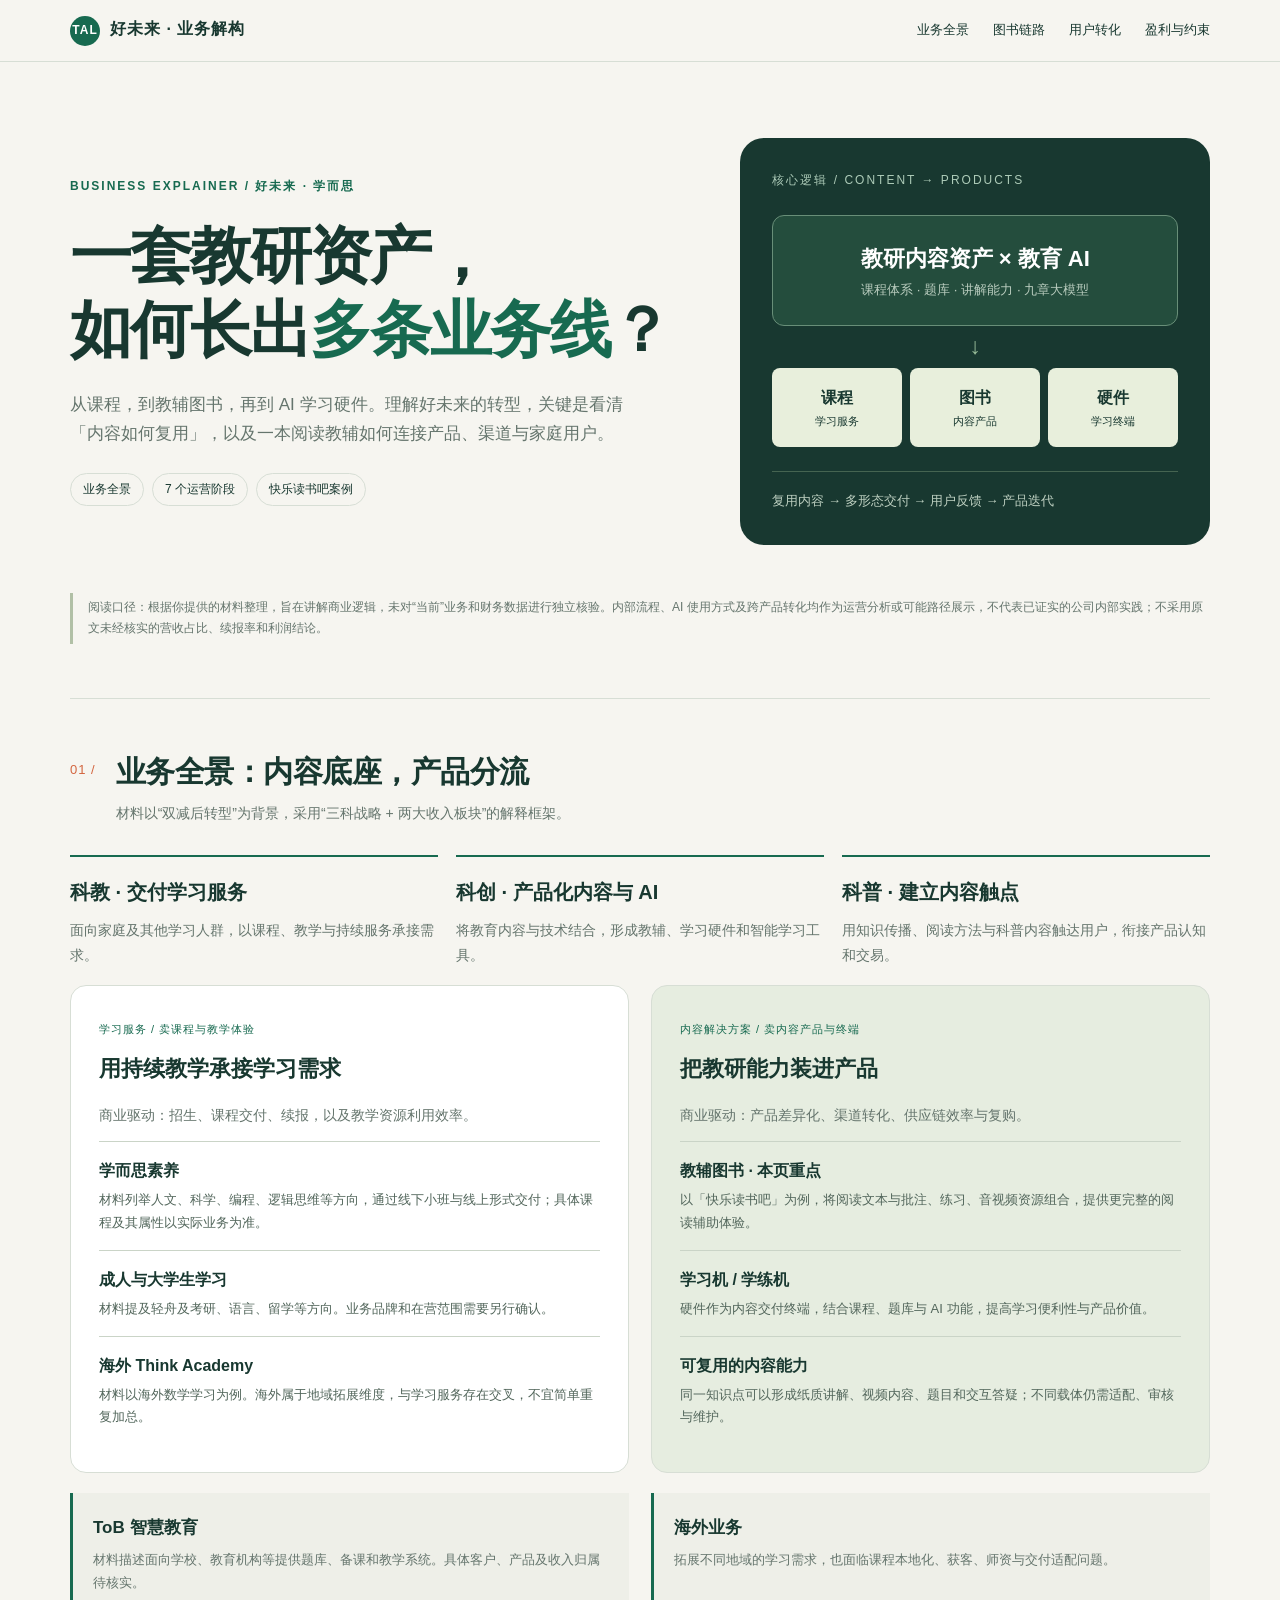
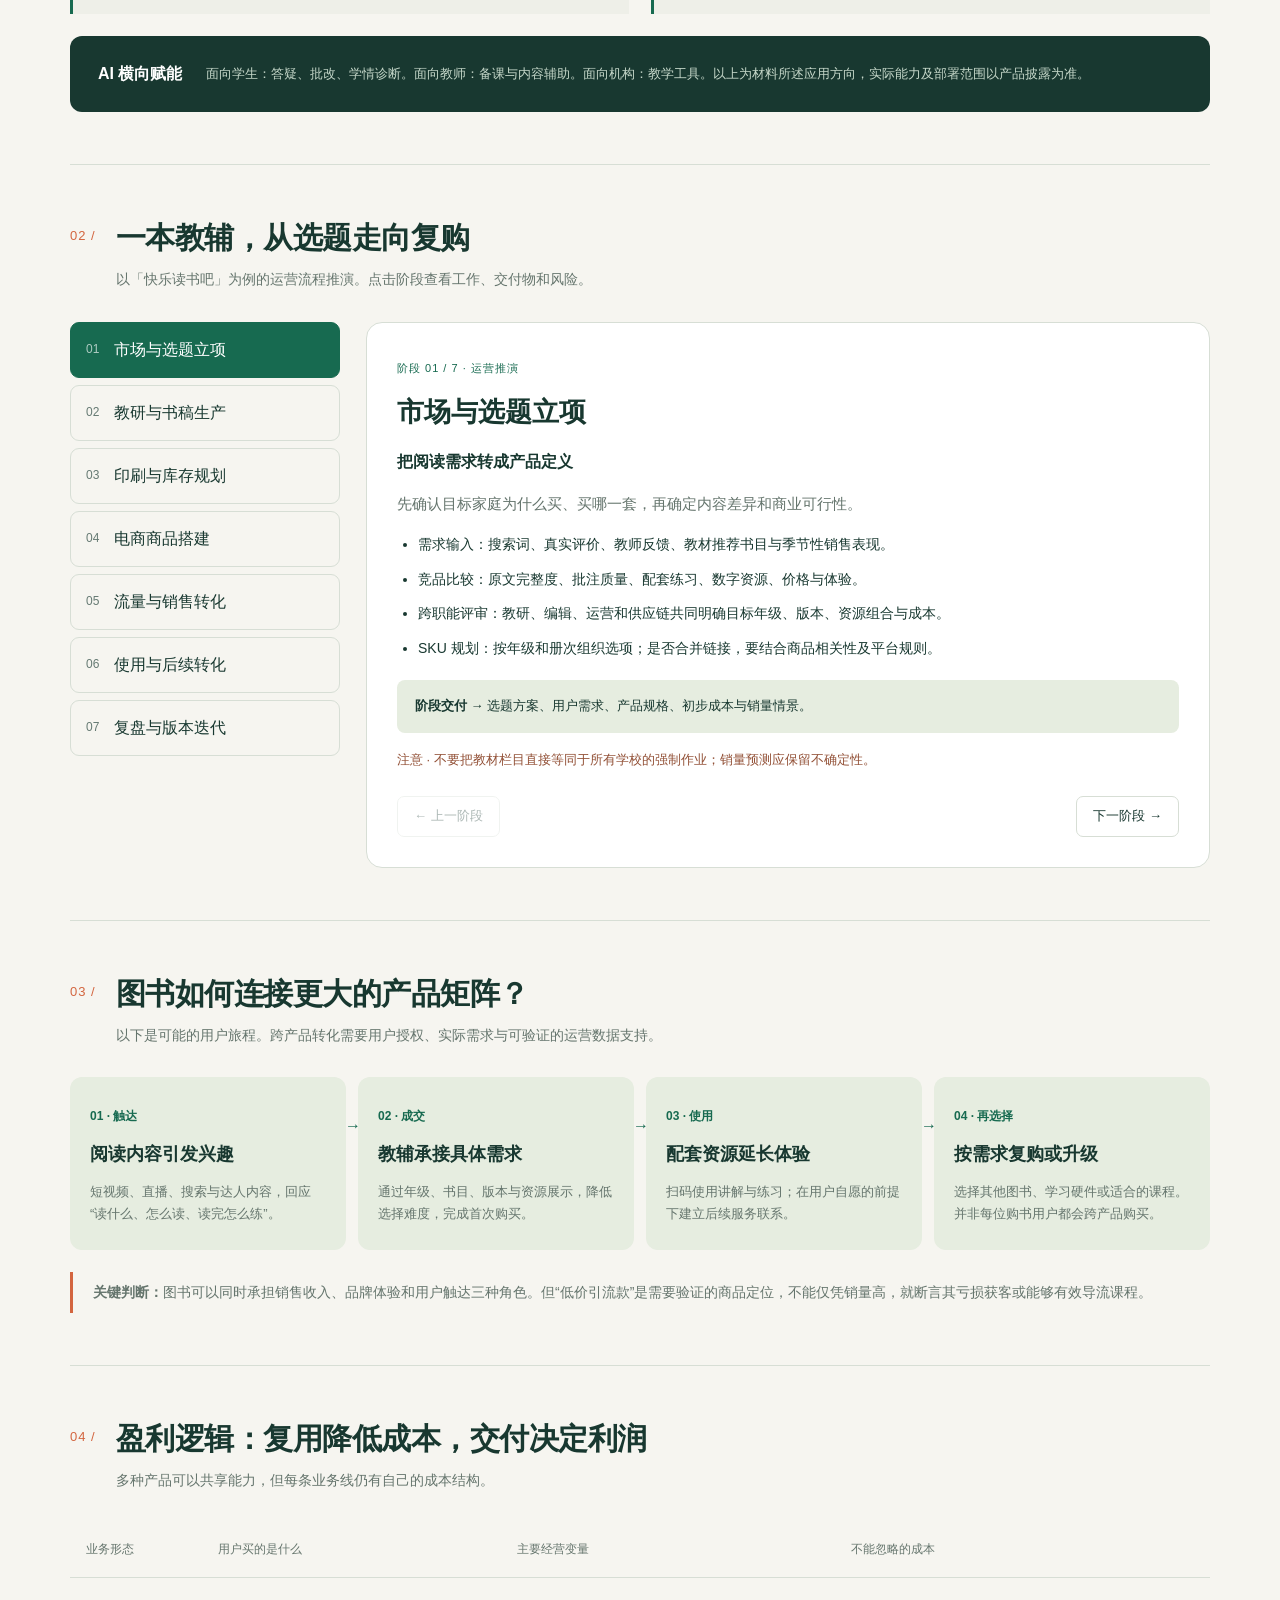
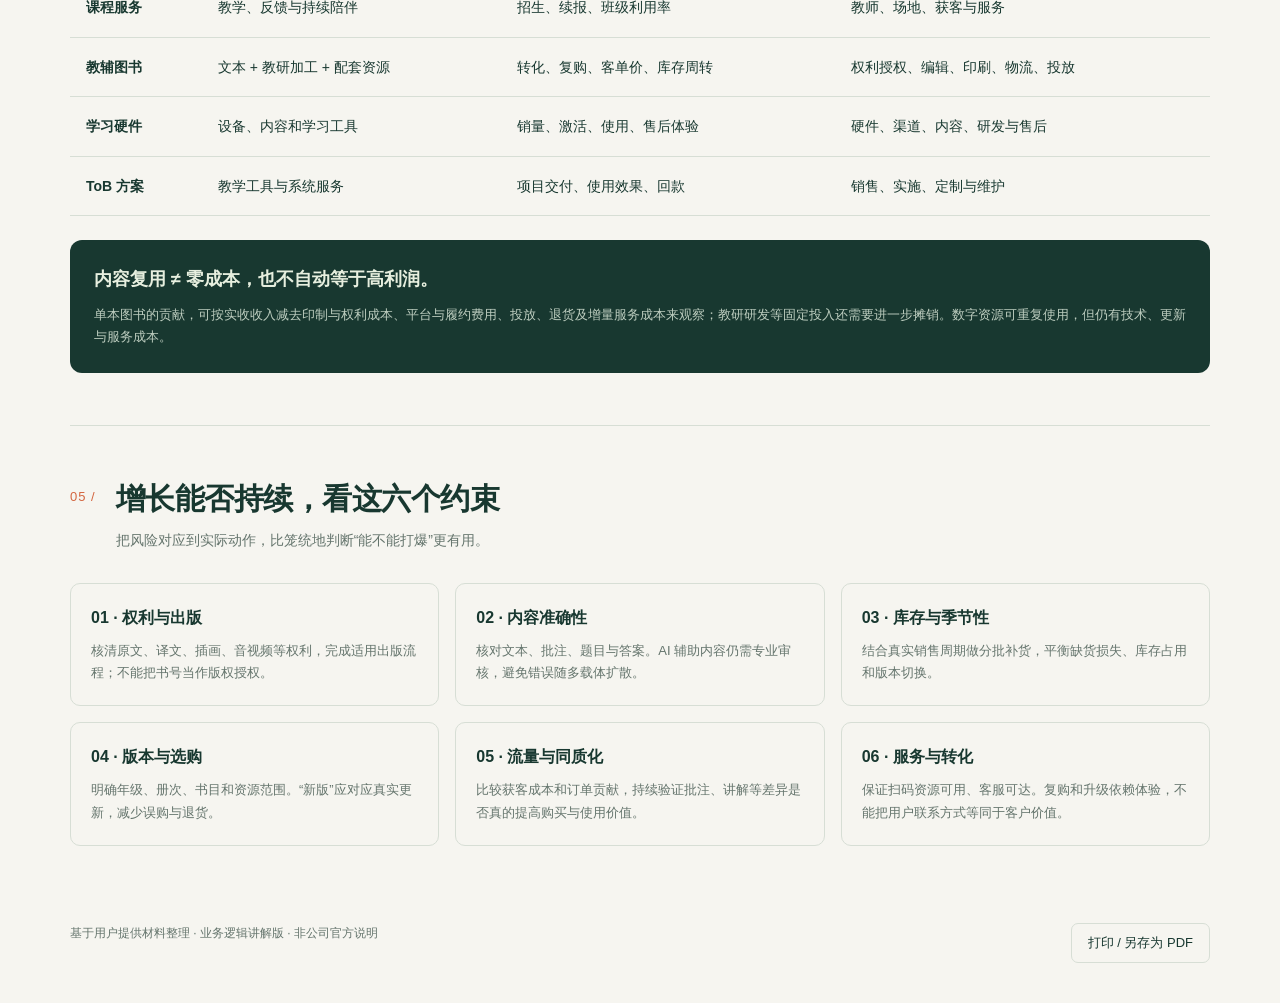
<file: tal-business/index.html>
<!doctype html>
<html lang="zh-CN">
<head>
<meta charset="utf-8"><meta name="viewport" content="width=device-width,initial-scale=1">
<title>好未来 · 从教研资产到产品矩阵</title>
<style>
:root{--bg:#f6f5f0;--ink:#183830;--muted:#65756d;--line:#d7ded5;--green:#176a50;--light:#e6ede0;--orange:#d3653f}*{box-sizing:border-box}html{scroll-behavior:smooth;scroll-padding-top:90px}body{margin:0;background:var(--bg);color:var(--ink);font:16px/1.75 -apple-system,BlinkMacSystemFont,"PingFang SC","Microsoft YaHei",sans-serif}a{color:inherit}button{font:inherit;cursor:pointer}header{position:sticky;top:0;z-index:5;background:#f6f5f0f5;border-bottom:1px solid var(--line);backdrop-filter:blur(12px)}.nav{max-width:1200px;margin:auto;padding:15px 30px;display:flex;align-items:center;justify-content:space-between;gap:20px}.brand{font-weight:750;letter-spacing:1px;white-space:nowrap}.brand span{display:inline-grid;place-items:center;background:var(--green);color:white;width:30px;height:30px;border-radius:50%;margin-right:10px;font-size:12px}nav{display:flex;gap:24px;font-size:13px}nav a{text-decoration:none}nav a:hover{color:var(--orange)}main{max-width:1200px;margin:auto;padding:0 30px}.hero{padding:76px 0 48px;display:grid;grid-template-columns:1.3fr 1fr;gap:60px;align-items:center}.eyebrow{font-size:12px;letter-spacing:2px;color:var(--green);font-weight:700}.hero h1{font-size:clamp(36px,5vw,62px);line-height:1.2;letter-spacing:-2px;margin:22px 0}.hero h1 em{font-style:normal;color:var(--green)}.intro{max-width:580px;color:var(--muted);font-size:17px}.pills{display:flex;flex-wrap:wrap;gap:8px;margin-top:24px}.pill{font-size:12px;border:1px solid var(--line);border-radius:40px;padding:5px 12px}.hero-art{background:var(--ink);border-radius:24px;color:#fff;padding:32px;position:relative}.art-top{font-size:12px;color:#adcbb8;letter-spacing:2px}.asset{border:1px solid #688e78;border-radius:12px;padding:24px 15px;text-align:center;margin:24px 0 0;background:#244d3d}.asset strong{font-size:22px}.asset small{display:block;color:#b9ccbe}.flow-arrow{text-align:center;color:#95b997;font-size:23px;line-height:1.8}.products{display:grid;grid-template-columns:repeat(3,1fr);gap:8px}.products div{background:#e8efdc;color:var(--ink);border-radius:8px;padding:16px 4px;text-align:center;font-weight:700}.products small{display:block;font-size:11px;font-weight:400}.art-bottom{font-size:13px;color:#bed0c1;border-top:1px solid #456451;padding-top:18px;margin:24px 0 0}.note{font-size:12px;line-height:1.8;color:var(--muted);border-left:3px solid #b1c0a6;padding:4px 0 4px 15px;margin-bottom:54px}section{padding:52px 0;border-top:1px solid var(--line)}.section-head{display:flex;align-items:flex-start;gap:20px;margin-bottom:30px}.num{color:var(--orange);font-size:13px;padding-top:8px;letter-spacing:1px}.section-head h2{font-size:30px;line-height:1.4;margin:0 0 8px;letter-spacing:-.5px}.section-head p{margin:0;color:var(--muted);font-size:14px}.triple{display:grid;grid-template-columns:repeat(3,1fr);gap:18px}.strategy{border-top:2px solid var(--green);padding:18px 0}.strategy h3{font-size:20px;margin:0 0 8px}.strategy p{font-size:14px;margin:0;color:var(--muted)}.two{display:grid;grid-template-columns:1fr 1fr;gap:22px}.card{background:#fff;border:1px solid var(--line);border-radius:16px;padding:28px}.card.primary{background:var(--light)}.tag{font-size:11px;letter-spacing:1px;color:var(--green)}h3{margin:8px 0 12px;font-size:22px}.card>p{font-size:14px;color:var(--muted)}.row{padding:15px 0;border-top:1px solid #cad4c7}.row strong{display:block;font-size:16px}.row p{margin:4px 0 0;font-size:13px;color:#52665b}.small-grid{display:grid;grid-template-columns:1fr 1fr;gap:22px;margin-top:20px}.small-grid>div{padding:20px;border-left:3px solid var(--green);background:#eeefe8}.small-grid h3{font-size:17px;margin:0 0 6px}.small-grid p{font-size:13px;margin:0;color:var(--muted)}.ai-band{margin-top:22px;background:var(--ink);color:white;padding:24px 28px;border-radius:12px;display:flex;gap:24px;align-items:center}.ai-band strong{white-space:nowrap}.ai-band p{margin:0;font-size:13px;color:#c5d7c9}.process{display:grid;grid-template-columns:270px 1fr;gap:26px;align-items:start}.steps{display:grid;gap:7px}.step{border:1px solid var(--line);border-radius:9px;background:transparent;text-align:left;padding:13px 15px;color:var(--ink);display:flex;gap:15px;align-items:center}.step span{font-size:12px;opacity:.65}.step[aria-pressed=true]{background:var(--green);border-color:var(--green);color:#fff}.detail{background:white;border:1px solid var(--line);border-radius:16px;padding:30px;min-height:490px}.detail h3{font-size:27px;margin:8px 0 12px}.detail-lead{color:var(--muted);font-size:15px}.detail ul{padding-left:21px;font-size:14px}.detail li{margin:10px 0}.deliverable{background:var(--light);padding:15px 18px;border-radius:8px;font-size:13px;margin-top:20px}.risk-line{color:#925036;font-size:13px;margin-top:16px}.step-nav{display:flex;justify-content:space-between;gap:12px;margin-top:24px}.step-nav button,.print{border:1px solid var(--line);padding:8px 16px;border-radius:7px;background:transparent;color:var(--ink);font-size:13px}.step-nav button:disabled{opacity:.35;cursor:default}.journey{display:grid;grid-template-columns:repeat(4,1fr);gap:12px}.journey article{position:relative;padding:24px 20px;background:var(--light);border-radius:12px}.journey article:not(:last-child):after{content:'→';position:absolute;right:-15px;top:35px;z-index:1;color:var(--green);font-weight:700}.journey b{font-size:12px;color:var(--green)}.journey h3{font-size:18px;margin:10px 0}.journey p{font-size:13px;color:var(--muted);margin:0}.callout{margin-top:22px;border-left:3px solid var(--orange);padding:8px 20px;font-size:14px;color:var(--muted)}.table-wrap{overflow-x:auto}table{border-collapse:collapse;width:100%;font-size:14px}th,td{text-align:left;padding:17px 16px;border-bottom:1px solid var(--line);vertical-align:top}th{font-size:12px;color:var(--muted);font-weight:500}td:first-child{font-weight:650;white-space:nowrap}tbody tr:hover{background:#edf0e6}.formula{margin-top:24px;padding:24px;background:var(--ink);color:#e7efdf;border-radius:12px}.formula strong{font-size:18px}.formula p{margin:8px 0 0;font-size:13px;color:#bdcdbf}.risks{display:grid;grid-template-columns:repeat(3,1fr);gap:16px}.risk{padding:20px;border:1px solid var(--line);border-radius:10px}.risk h3{font-size:16px;margin:0 0 8px}.risk p{font-size:13px;color:var(--muted);margin:0}details{border-bottom:1px solid var(--line);padding:16px 0}summary{cursor:pointer;font-size:14px;font-weight:600}details p{color:var(--muted);font-size:13px;padding-left:18px}.closing{margin:45px 0 20px;font-size:clamp(24px,3vw,38px);line-height:1.55;max-width:850px}.closing em{font-style:normal;color:var(--green)}footer{padding:25px 0 40px;display:flex;justify-content:space-between;gap:20px;font-size:12px;color:var(--muted)}button:focus-visible,a:focus-visible,summary:focus-visible{outline:3px solid var(--orange);outline-offset:4px}.print-only{display:none}@media(max-width:850px){nav{gap:12px}.hero{gap:28px;padding-top:45px}.hero h1{font-size:42px}.process{grid-template-columns:220px 1fr}.detail{padding:22px}.journey{grid-template-columns:1fr 1fr}.journey article:nth-child(2):after{display:none}}@media(max-width:620px){main{padding:0 20px}.nav{padding:12px 20px;flex-wrap:wrap;gap:9px}nav{width:100%;justify-content:space-between;font-size:12px}.hero{grid-template-columns:1fr;padding:35px 0;gap:28px}.hero h1{font-size:41px;letter-spacing:-1px}.hero-art{padding:24px}.intro{font-size:15px}.note{margin-bottom:30px}section{padding:35px 0}.section-head{gap:12px}.section-head h2{font-size:25px}.triple,.two,.small-grid,.risks{grid-template-columns:1fr}.strategy{padding:12px 0}.process{grid-template-columns:1fr}.steps{grid-template-columns:1fr 1fr}.step{font-size:13px;padding:11px 9px;gap:7px}.detail{min-height:0}.ai-band{display:block}.ai-band p{margin-top:10px}.journey{gap:12px}.journey article{padding:16px 13px}.journey h3{font-size:16px}footer{flex-direction:column}.card{padding:22px}}@media(prefers-reduced-motion:reduce){html{scroll-behavior:auto}}@media print{header,.steps,.step-nav,.print{display:none}main{max-width:none;padding:0}.hero{padding-top:10px}.hero h1{font-size:38px}section{padding:24px 0}.process{display:block}.detail{display:none}.print-only{display:block}.print-only article{break-inside:avoid;border-bottom:1px solid #ccc;padding:14px 0}.card,.risk,.journey article{break-inside:avoid}body{font-size:12px}*{-webkit-print-color-adjust:exact;print-color-adjust:exact}details p{display:block}footer{padding-bottom:0}}
</style></head>
<body>
<header><div class="nav"><div class="brand"><span>TAL</span>好未来 · 业务解构</div><nav aria-label="章节导航"><a href="#business">业务全景</a><a href="#production">图书链路</a><a href="#growth">用户转化</a><a href="#economics">盈利与约束</a></nav></div></header>
<main>
<div class="hero"><div><div class="eyebrow">BUSINESS EXPLAINER / 好未来 · 学而思</div><h1>一套教研资产，<br>如何长出<em>多条业务线</em>？</h1><p class="intro">从课程，到教辅图书，再到 AI 学习硬件。理解好未来的转型，关键是看清「内容如何复用」，以及一本阅读教辅如何连接产品、渠道与家庭用户。</p><div class="pills"><span class="pill">业务全景</span><span class="pill">7 个运营阶段</span><span class="pill">快乐读书吧案例</span></div></div><div class="hero-art"><div class="art-top">核心逻辑 / CONTENT → PRODUCTS</div><div class="asset"><strong>教研内容资产 × 教育 AI</strong><small>课程体系 · 题库 · 讲解能力 · 九章大模型</small></div><div class="flow-arrow">↓</div><div class="products"><div>课程<small>学习服务</small></div><div>图书<small>内容产品</small></div><div>硬件<small>学习终端</small></div></div><p class="art-bottom">复用内容 → 多形态交付 → 用户反馈 → 产品迭代</p></div></div>
<div class="note">阅读口径：根据你提供的材料整理，旨在讲解商业逻辑，未对“当前”业务和财务数据进行独立核验。内部流程、AI 使用方式及跨产品转化均作为运营分析或可能路径展示，不代表已证实的公司内部实践；不采用原文未经核实的营收占比、续报率和利润结论。</div>
<section id="business"><div class="section-head"><span class="num">01 /</span><div><h2>业务全景：内容底座，产品分流</h2><p>材料以“双减后转型”为背景，采用“三科战略 + 两大收入板块”的解释框架。</p></div></div>
<div class="triple"><div class="strategy"><h3>科教 · 交付学习服务</h3><p>面向家庭及其他学习人群，以课程、教学与持续服务承接需求。</p></div><div class="strategy"><h3>科创 · 产品化内容与 AI</h3><p>将教育内容与技术结合，形成教辅、学习硬件和智能学习工具。</p></div><div class="strategy"><h3>科普 · 建立内容触点</h3><p>用知识传播、阅读方法与科普内容触达用户，衔接产品认知和交易。</p></div></div>
<div class="two"><article class="card"><span class="tag">学习服务 / 卖课程与教学体验</span><h3>用持续教学承接学习需求</h3><p>商业驱动：招生、课程交付、续报，以及教学资源利用效率。</p><div class="row"><strong>学而思素养</strong><p>材料列举人文、科学、编程、逻辑思维等方向，通过线下小班与线上形式交付；具体课程及其属性以实际业务为准。</p></div><div class="row"><strong>成人与大学生学习</strong><p>材料提及轻舟及考研、语言、留学等方向。业务品牌和在营范围需要另行确认。</p></div><div class="row"><strong>海外 Think Academy</strong><p>材料以海外数学学习为例。海外属于地域拓展维度，与学习服务存在交叉，不宜简单重复加总。</p></div></article><article class="card primary"><span class="tag">内容解决方案 / 卖内容产品与终端</span><h3>把教研能力装进产品</h3><p>商业驱动：产品差异化、渠道转化、供应链效率与复购。</p><div class="row"><strong>教辅图书 · 本页重点</strong><p>以「快乐读书吧」为例，将阅读文本与批注、练习、音视频资源组合，提供更完整的阅读辅助体验。</p></div><div class="row"><strong>学习机 / 学练机</strong><p>硬件作为内容交付终端，结合课程、题库与 AI 功能，提高学习便利性与产品价值。</p></div><div class="row"><strong>可复用的内容能力</strong><p>同一知识点可以形成纸质讲解、视频内容、题目和交互答疑；不同载体仍需适配、审核与维护。</p></div></article></div>
<div class="small-grid"><div><h3>ToB 智慧教育</h3><p>材料描述面向学校、教育机构等提供题库、备课和教学系统。具体客户、产品及收入归属待核实。</p></div><div><h3>海外业务</h3><p>拓展不同地域的学习需求，也面临课程本地化、获客、师资与交付适配问题。</p></div></div>
<div class="ai-band"><strong>AI 横向赋能</strong><p>面向学生：答疑、批改、学情诊断。面向教师：备课与内容辅助。面向机构：教学工具。以上为材料所述应用方向，实际能力及部署范围以产品披露为准。</p></div></section>
<section id="production"><div class="section-head"><span class="num">02 /</span><div><h2>一本教辅，从选题走向复购</h2><p>以「快乐读书吧」为例的运营流程推演。点击阶段查看工作、交付物和风险。</p></div></div><div class="process"><div class="steps" role="group" aria-label="选择运营阶段"></div><div class="detail" aria-live="polite"></div></div><div class="print-only" id="print-stages"></div></section>
<section id="growth"><div class="section-head"><span class="num">03 /</span><div><h2>图书如何连接更大的产品矩阵？</h2><p>以下是可能的用户旅程。跨产品转化需要用户授权、实际需求与可验证的运营数据支持。</p></div></div><div class="journey"><article><b>01 · 触达</b><h3>阅读内容引发兴趣</h3><p>短视频、直播、搜索与达人内容，回应“读什么、怎么读、读完怎么练”。</p></article><article><b>02 · 成交</b><h3>教辅承接具体需求</h3><p>通过年级、书目、版本与资源展示，降低选择难度，完成首次购买。</p></article><article><b>03 · 使用</b><h3>配套资源延长体验</h3><p>扫码使用讲解与练习；在用户自愿的前提下建立后续服务联系。</p></article><article><b>04 · 再选择</b><h3>按需求复购或升级</h3><p>选择其他图书、学习硬件或适合的课程。并非每位购书用户都会跨产品购买。</p></article></div><div class="callout"><strong>关键判断：</strong>图书可以同时承担销售收入、品牌体验和用户触达三种角色。但“低价引流款”是需要验证的商品定位，不能仅凭销量高，就断言其亏损获客或能够有效导流课程。</div></section>
<section id="economics"><div class="section-head"><span class="num">04 /</span><div><h2>盈利逻辑：复用降低成本，交付决定利润</h2><p>多种产品可以共享能力，但每条业务线仍有自己的成本结构。</p></div></div><div class="table-wrap"><table><thead><tr><th>业务形态</th><th>用户买的是什么</th><th>主要经营变量</th><th>不能忽略的成本</th></tr></thead><tbody><tr><td>课程服务</td><td>教学、反馈与持续陪伴</td><td>招生、续报、班级利用率</td><td>教师、场地、获客与服务</td></tr><tr><td>教辅图书</td><td>文本 + 教研加工 + 配套资源</td><td>转化、复购、客单价、库存周转</td><td>权利授权、编辑、印刷、物流、投放</td></tr><tr><td>学习硬件</td><td>设备、内容和学习工具</td><td>销量、激活、使用、售后体验</td><td>硬件、渠道、内容、研发与售后</td></tr><tr><td>ToB 方案</td><td>教学工具与系统服务</td><td>项目交付、使用效果、回款</td><td>销售、实施、定制与维护</td></tr></tbody></table></div><div class="formula"><strong>内容复用 ≠ 零成本，也不自动等于高利润。</strong><p>单本图书的贡献，可按实收收入减去印制与权利成本、平台与履约费用、投放、退货及增量服务成本来观察；教研研发等固定投入还需要进一步摊销。数字资源可重复使用，但仍有技术、更新与服务成本。</p></div></section>
<section><div class="section-head"><span class="num">05 /</span><div><h2>增长能否持续，看这六个约束</h2><p>把风险对应到实际动作，比笼统地判断“能不能打爆”更有用。</p></div></div><div class="risks"><article class="risk"><h3>01 · 权利与出版</h3><p>核清原文、译文、插画、音视频等权利，完成适用出版流程；不能把书号当作版权授权。</p></article><article class="risk"><h3>02 · 内容准确性</h3><p>核对文本、批注、题目与答案。AI 辅助内容仍需专业审核，避免错误随多载体扩散。</p></article><article class="risk"><h3>03 · 库存与季节性</h3><p>结合真实销售周期做分批补货，平衡缺货损失、库存占用和版本切换。</p></article><article class="risk"><h3>04 · 版本与选购</h3><p>明确年级、册次、书目和资源范围。“新版”应对应真实更新，减少误购与退货。</p></article><article class="risk"><h3>05 · 流量与同质化</h3><p>比较获客成本和订单贡献，持续验证批注、讲解等差异是否真的提高购买与使用价值。</p></article><article class="risk"><h3>06 · 服务与转化</h3><p>保证扫码资源可用、客服可达。复购和升级依赖体验，不能把用户联系方式等同于客户价值。</p></article></div></section>

<footer><span>基于用户提供材料整理 · 业务逻辑讲解版 · 非公司官方说明</span><button class="print" type="button" onclick="window.print()">打印 / 另存为 PDF</button></footer></main>
<script>
const stages=[
{name:'市场与选题立项',label:'把阅读需求转成产品定义',lead:'先确认目标家庭为什么买、买哪一套，再确定内容差异和商业可行性。',items:['需求输入：搜索词、真实评价、教师反馈、教材推荐书目与季节性销售表现。','竞品比较：原文完整度、批注质量、配套练习、数字资源、价格与体验。','跨职能评审：教研、编辑、运营和供应链共同明确目标年级、版本、资源组合与成本。','SKU 规划：按年级和册次组织选项；是否合并链接，要结合商品相关性及平台规则。'],output:'选题方案、用户需求、产品规格、初步成本与销量情景。',risk:'不要把教材栏目直接等同于所有学校的强制作业；销量预测应保留不确定性。'},
{name:'教研与书稿生产',label:'把原文加工成可使用的学习产品',lead:'核心价值来自准确、适龄且有帮助的教研加工，而不是仅增加批注数量。',items:['确定底本与权利：分别核查原文、译文、插画及配套音视频的使用范围。','设计批注体系：词句理解、文本赏析、写作迁移、思辨提问和拓展阅读，可作为产品设计方向。','开发配套资源：阅读练习、讲解视频、朗读音频，确保与纸质内容一致。','编辑、排版、审校与出版协作：完成适用出版流程；如使用 AI 初稿，须由专业人员审核。'],output:'定稿文件、配套资源、权利记录及出版所需材料。',risk:'“清北老师录制”“九章参与初稿”“五维批注”等具体卖点，应逐项以实际商品资料确认。'},
{name:'印刷与库存规划',label:'让内容按销售节奏变成可交付库存',lead:'图书要先形成实物库存，资金占用和版本过时风险随之产生。',items:['打样确认：检查用纸、印色、装订、字体可读性及扫码体验。','分批印制：结合历史销量、销售计划、印厂交期与补货能力决定首印和加印。','旺季准备：围绕实际寒暑假及开学需求调整备货，不机械套用固定月份或提前期。','入仓履约：完成验收、条码和库存同步，衔接平台订单与退换货。'],output:'合格成品、可售库存、补货计划与履约方案。',risk:'缺货会损失订单，过量备货会占用资金；具体仓库及物流合作方未经确认。'},
{name:'电商商品搭建',label:'让家长快速判断“这套适不适合”',lead:'商品页的任务是降低理解与选购成本，并用真实信息呈现产品价值。',items:['SKU 信息：清楚呈现年级、上下册、书目、套装差异与对应价格。','标题与主图：突出相关书目和真实版本，展示批注内页、练习册及配套资源。','详情与问答：解释是否注音、是否删节、资源如何使用；回答真实问题，不伪造用户评价。','定价：覆盖权利、教研、印刷、平台、物流与投放成本，并测算优惠后的订单贡献。'],output:'可上线商品页、价格方案、资源说明与客服问答。',risk:'年份标注须真实；不能以关键词堆砌、虚假问答或误导 SKU 代替产品质量。'},
{name:'流量与销售转化',label:'把需求触达转成有效订单',lead:'搜索、内容和直播各自承担不同任务，需要观察成交质量而不仅是销量。',items:['自然搜索：匹配真实检索需求，优化相关性、详情表达、交易与服务体验。','内容触达：展示阅读方法和使用场景，帮助家长理解批注与资源的价值。','直播与达人：演示内容、回答问题、说明优惠；跨平台导流以渠道规则和实际能力为准。','平台活动与投放：比较不同渠道的获客成本、转化率、退款率和订单贡献。'],output:'分渠道销售记录、素材效果与投放优化方案。',risk:'基础销量与评价应来自真实交易；不存在确定有效的“冲量必然提权”公式。'},
{name:'使用与后续转化',label:'把一次交易延伸成一次可信的产品体验',lead:'先保证阅读与资源使用顺畅，后续推荐才有成立的基础。',items:['激活资源：让扫码入口、登录步骤及设备要求简单清楚，及时处理无法播放等问题。','建立联系：如有社群或企业微信服务，明确用途，由用户自愿选择加入。','按需求推荐：后续年级图书、其他内容产品，或适合的硬件与课程。','收集反馈：记录误购、内容难度、使用障碍与阅读效果，反馈给编辑和运营。'],output:'资源使用反馈、服务问题清单、复购及跨产品转化记录。',risk:'这是可能路径，不是已证实的学而思内部漏斗；不能预设购书用户都会沉淀到私域。'},
{name:'复盘与版本迭代',label:'用真实使用与经营数据指导下一版',lead:'复盘同时回答两个问题：用户是否得到帮助，这款产品是否值得继续投入。',items:['流量与成交：观察点击率、转化率、客单价及渠道获客成本。','质量与服务：分析退款原因、误选年级、印刷问题和数字资源故障。','供应链与盈利：跟踪库存周转、缺货、滞销和扣除可变成本后的贡献。','版本更新：依据真实书目变化、错误修订、批注优化和资源升级更新产品，并记录变更。'],output:'经营复盘、内容修订清单、补货决策与下一版计划。',risk:'“换年份”不能代替实质更新；观察复购时要区分自然需求与运营带来的增量。'}
];
const steps=document.querySelector('.steps'),detail=document.querySelector('.detail');let active=0;
function body(s,i){return `<span class="tag">阶段 ${String(i+1).padStart(2,'0')} / ${stages.length} · 运营推演</span><h3>${s.name}</h3><strong>${s.label}</strong><p class="detail-lead">${s.lead}</p><ul>${s.items.map(t=>`<li>${t}</li>`).join('')}</ul><div class="deliverable"><strong>阶段交付 → </strong>${s.output}</div><p class="risk-line">注意 · ${s.risk}</p>`}
stages.forEach((s,i)=>{let b=document.createElement('button');b.type='button';b.className='step';b.innerHTML=`<span>${String(i+1).padStart(2,'0')}</span>${s.name}`;b.addEventListener('click',()=>render(i));steps.appendChild(b)});
function render(i){active=i;[...steps.children].forEach((b,j)=>b.setAttribute('aria-pressed',String(i===j)));detail.innerHTML=body(stages[i],i)+`<div class="step-nav"><button type="button" data-move="-1" ${i===0?'disabled':''}>← 上一阶段</button><button type="button" data-move="1" ${i===stages.length-1?'disabled':''}>下一阶段 →</button></div>`;detail.querySelectorAll('[data-move]').forEach(b=>b.addEventListener('click',()=>{const next=active+Number(b.dataset.move);render(next);steps.children[next].focus()}))}
render(0);document.getElementById('print-stages').innerHTML=stages.map((s,i)=>`<article>${body(s,i)}</article>`).join('');
</script></body></html>
</file>
<file: brandy-melville/assets/report.css>
*,:after,:before{--tw-border-spacing-x:0;--tw-border-spacing-y:0;--tw-translate-x:0;--tw-translate-y:0;--tw-rotate:0;--tw-skew-x:0;--tw-skew-y:0;--tw-scale-x:1;--tw-scale-y:1;--tw-pan-x: ;--tw-pan-y: ;--tw-pinch-zoom: ;--tw-scroll-snap-strictness:proximity;--tw-gradient-from-position: ;--tw-gradient-via-position: ;--tw-gradient-to-position: ;--tw-ordinal: ;--tw-slashed-zero: ;--tw-numeric-figure: ;--tw-numeric-spacing: ;--tw-numeric-fraction: ;--tw-ring-inset: ;--tw-ring-offset-width:0px;--tw-ring-offset-color:#fff;--tw-ring-color:rgba(59,130,246,.5);--tw-ring-offset-shadow:0 0 #0000;--tw-ring-shadow:0 0 #0000;--tw-shadow:0 0 #0000;--tw-shadow-colored:0 0 #0000;--tw-blur: ;--tw-brightness: ;--tw-contrast: ;--tw-grayscale: ;--tw-hue-rotate: ;--tw-invert: ;--tw-saturate: ;--tw-sepia: ;--tw-drop-shadow: ;--tw-backdrop-blur: ;--tw-backdrop-brightness: ;--tw-backdrop-contrast: ;--tw-backdrop-grayscale: ;--tw-backdrop-hue-rotate: ;--tw-backdrop-invert: ;--tw-backdrop-opacity: ;--tw-backdrop-saturate: ;--tw-backdrop-sepia: ;--tw-contain-size: ;--tw-contain-layout: ;--tw-contain-paint: ;--tw-contain-style: }::backdrop{--tw-border-spacing-x:0;--tw-border-spacing-y:0;--tw-translate-x:0;--tw-translate-y:0;--tw-rotate:0;--tw-skew-x:0;--tw-skew-y:0;--tw-scale-x:1;--tw-scale-y:1;--tw-pan-x: ;--tw-pan-y: ;--tw-pinch-zoom: ;--tw-scroll-snap-strictness:proximity;--tw-gradient-from-position: ;--tw-gradient-via-position: ;--tw-gradient-to-position: ;--tw-ordinal: ;--tw-slashed-zero: ;--tw-numeric-figure: ;--tw-numeric-spacing: ;--tw-numeric-fraction: ;--tw-ring-inset: ;--tw-ring-offset-width:0px;--tw-ring-offset-color:#fff;--tw-ring-color:rgba(59,130,246,.5);--tw-ring-offset-shadow:0 0 #0000;--tw-ring-shadow:0 0 #0000;--tw-shadow:0 0 #0000;--tw-shadow-colored:0 0 #0000;--tw-blur: ;--tw-brightness: ;--tw-contrast: ;--tw-grayscale: ;--tw-hue-rotate: ;--tw-invert: ;--tw-saturate: ;--tw-sepia: ;--tw-drop-shadow: ;--tw-backdrop-blur: ;--tw-backdrop-brightness: ;--tw-backdrop-contrast: ;--tw-backdrop-grayscale: ;--tw-backdrop-hue-rotate: ;--tw-backdrop-invert: ;--tw-backdrop-opacity: ;--tw-backdrop-saturate: ;--tw-backdrop-sepia: ;--tw-contain-size: ;--tw-contain-layout: ;--tw-contain-paint: ;--tw-contain-style: }/*! tailwindcss v3.4.17 | MIT License | https://tailwindcss.com*/*,:after,:before{box-sizing:border-box;border:0 solid #e5e7eb}:after,:before{--tw-content:""}:host,html{line-height:1.5;-webkit-text-size-adjust:100%;-moz-tab-size:4;-o-tab-size:4;tab-size:4;font-family:ui-sans-serif,system-ui,sans-serif,Apple Color Emoji,Segoe UI Emoji,Segoe UI Symbol,Noto Color Emoji;font-feature-settings:normal;font-variation-settings:normal;-webkit-tap-highlight-color:transparent}body{margin:0;line-height:inherit}hr{height:0;color:inherit;border-top-width:1px}abbr:where([title]){-webkit-text-decoration:underline dotted;text-decoration:underline dotted}h1,h2,h3,h4,h5,h6{font-size:inherit;font-weight:inherit}a{color:inherit;text-decoration:inherit}b,strong{font-weight:bolder}code,kbd,pre,samp{font-family:ui-monospace,SFMono-Regular,Menlo,Monaco,Consolas,Liberation Mono,Courier New,monospace;font-feature-settings:normal;font-variation-settings:normal;font-size:1em}small{font-size:80%}sub,sup{font-size:75%;line-height:0;position:relative;vertical-align:baseline}sub{bottom:-.25em}sup{top:-.5em}table{text-indent:0;border-color:inherit;border-collapse:collapse}button,input,optgroup,select,textarea{font-family:inherit;font-feature-settings:inherit;font-variation-settings:inherit;font-size:100%;font-weight:inherit;line-height:inherit;letter-spacing:inherit;color:inherit;margin:0;padding:0}button,select{text-transform:none}button,input:where([type=button]),input:where([type=reset]),input:where([type=submit]){-webkit-appearance:button;background-color:transparent;background-image:none}:-moz-focusring{outline:auto}:-moz-ui-invalid{box-shadow:none}progress{vertical-align:baseline}::-webkit-inner-spin-button,::-webkit-outer-spin-button{height:auto}[type=search]{-webkit-appearance:textfield;outline-offset:-2px}::-webkit-search-decoration{-webkit-appearance:none}::-webkit-file-upload-button{-webkit-appearance:button;font:inherit}summary{display:list-item}blockquote,dd,dl,figure,h1,h2,h3,h4,h5,h6,hr,p,pre{margin:0}fieldset{margin:0}fieldset,legend{padding:0}menu,ol,ul{list-style:none;margin:0;padding:0}dialog{padding:0}textarea{resize:vertical}input::-moz-placeholder,textarea::-moz-placeholder{opacity:1;color:#9ca3af}input::placeholder,textarea::placeholder{opacity:1;color:#9ca3af}[role=button],button{cursor:pointer}:disabled{cursor:default}audio,canvas,embed,iframe,img,object,svg,video{display:block;vertical-align:middle}img,video{max-width:100%;height:auto}[hidden]:where(:not([hidden=until-found])){display:none}.sr-only{position:absolute;width:1px;height:1px;padding:0;margin:-1px;overflow:hidden;clip:rect(0,0,0,0);white-space:nowrap;border-width:0}.mx-auto{margin-left:auto;margin-right:auto}.my-7{margin-top:1.75rem;margin-bottom:1.75rem}.my-8{margin-top:2rem;margin-bottom:2rem}.mb-3{margin-bottom:.75rem}.mb-7{margin-bottom:1.75rem}.mb-8{margin-bottom:2rem}.mb-9{margin-bottom:2.25rem}.mt-3{margin-top:.75rem}.mt-9{margin-top:2.25rem}.flex{display:flex}.grid{display:grid}.hidden{display:none}.aspect-\[4\/5\]{aspect-ratio:4/5}.w-16{width:4rem}.w-full{width:100%}.max-w-3xl{max-width:48rem}.max-w-\[1160px\]{max-width:1160px}.max-w-\[360px\]{max-width:360px}.max-w-md{max-width:28rem}.flex-wrap{flex-wrap:wrap}.items-center{align-items:center}.justify-between{justify-content:space-between}.gap-10{gap:2.5rem}.gap-4{gap:1rem}.gap-5{gap:1.25rem}.gap-7{gap:1.75rem}.gap-8{gap:2rem}.gap-9{gap:2.25rem}.gap-px{gap:1px}.gap-x-8{-moz-column-gap:2rem;column-gap:2rem}.gap-y-3{row-gap:.75rem}.space-y-8>:not([hidden])~:not([hidden]){--tw-space-y-reverse:0;margin-top:calc(2rem*(1 - var(--tw-space-y-reverse)));margin-bottom:calc(2rem*var(--tw-space-y-reverse))}.border{border-width:1px}.border-y{border-top-width:1px}.border-b,.border-y{border-bottom-width:1px}.border-l{border-left-width:1px}.border-t{border-top-width:1px}.border-accent{--tw-border-opacity:1;border-color:rgb(158 139 126/var(--tw-border-opacity,1))}.border-line{--tw-border-opacity:1;border-color:rgb(220 214 205/var(--tw-border-opacity,1))}.bg-line{--tw-bg-opacity:1;background-color:rgb(220 214 205/var(--tw-bg-opacity,1))}.bg-white{--tw-bg-opacity:1;background-color:rgb(255 255 255/var(--tw-bg-opacity,1))}.object-cover{-o-object-fit:cover;object-fit:cover}.p-6{padding:1.5rem}.px-6{padding-left:1.5rem;padding-right:1.5rem}.py-12{padding-top:3rem;padding-bottom:3rem}.py-5{padding-top:1.25rem;padding-bottom:1.25rem}.py-6{padding-top:1.5rem;padding-bottom:1.5rem}.py-7{padding-top:1.75rem;padding-bottom:1.75rem}.pb-20{padding-bottom:5rem}.pb-7{padding-bottom:1.75rem}.pl-6{padding-left:1.5rem}.pt-6{padding-top:1.5rem}.text-2xl{font-size:1.5rem;line-height:2rem}.text-3xl{font-size:1.875rem;line-height:2.25rem}.text-6xl{font-size:3.75rem;line-height:1}.text-\[\.72em\]{font-size:.72em}.text-\[42px\]{font-size:42px}.text-base{font-size:1rem;line-height:1.5rem}.text-sm{font-size:.875rem;line-height:1.25rem}.text-xl{font-size:1.25rem;line-height:1.75rem}.text-xs{font-size:.75rem;line-height:1rem}.leading-\[1\.13\]{line-height:1.13}.leading-\[1\.7\]{line-height:1.7}.leading-relaxed{line-height:1.625}.tracking-\[-\.035em\]{letter-spacing:-.035em}.tracking-normal{letter-spacing:0}.tracking-tight{letter-spacing:-.025em}.tracking-wide{letter-spacing:.025em}.text-ink{--tw-text-opacity:1;color:rgb(34 34 34/var(--tw-text-opacity,1))}.text-muted{--tw-text-opacity:1;color:rgb(85 85 85/var(--tw-text-opacity,1))}.no-underline{text-decoration-line:none}.hover\:text-ink:hover{--tw-text-opacity:1;color:rgb(34 34 34/var(--tw-text-opacity,1))}.focus\:not-sr-only:focus{position:static;width:auto;height:auto;padding:0;margin:0;overflow:visible;clip:auto;white-space:normal}@media (min-width:640px){.sm\:block{display:block}.sm\:grid-cols-2{grid-template-columns:repeat(2,minmax(0,1fr))}.sm\:p-10{padding:2.5rem}.sm\:p-7{padding:1.75rem}.sm\:px-10{padding-left:2.5rem;padding-right:2.5rem}.sm\:py-8{padding-top:2rem;padding-bottom:2rem}.sm\:pb-28{padding-bottom:7rem}.sm\:text-\[58px\]{font-size:58px}.sm\:text-lg{font-size:1.125rem;line-height:1.75rem}}@media (min-width:768px){.md\:ml-auto{margin-left:auto}.md\:grid-cols-3{grid-template-columns:repeat(3,minmax(0,1fr))}.md\:grid-cols-\[1\.25fr_0\.75fr\]{grid-template-columns:1.25fr .75fr}.md\:gap-10{gap:2.5rem}.md\:gap-16{gap:4rem}.md\:py-20{padding-top:5rem;padding-bottom:5rem}}@media (min-width:1024px){.lg\:block{display:block}.lg\:grid-cols-\[200px_1fr\]{grid-template-columns:200px 1fr}.lg\:gap-14{gap:3.5rem}.lg\:p-12{padding:3rem}.lg\:px-14{padding-left:3.5rem;padding-right:3.5rem}.lg\:text-\[70px\]{font-size:70px}}
</file>
